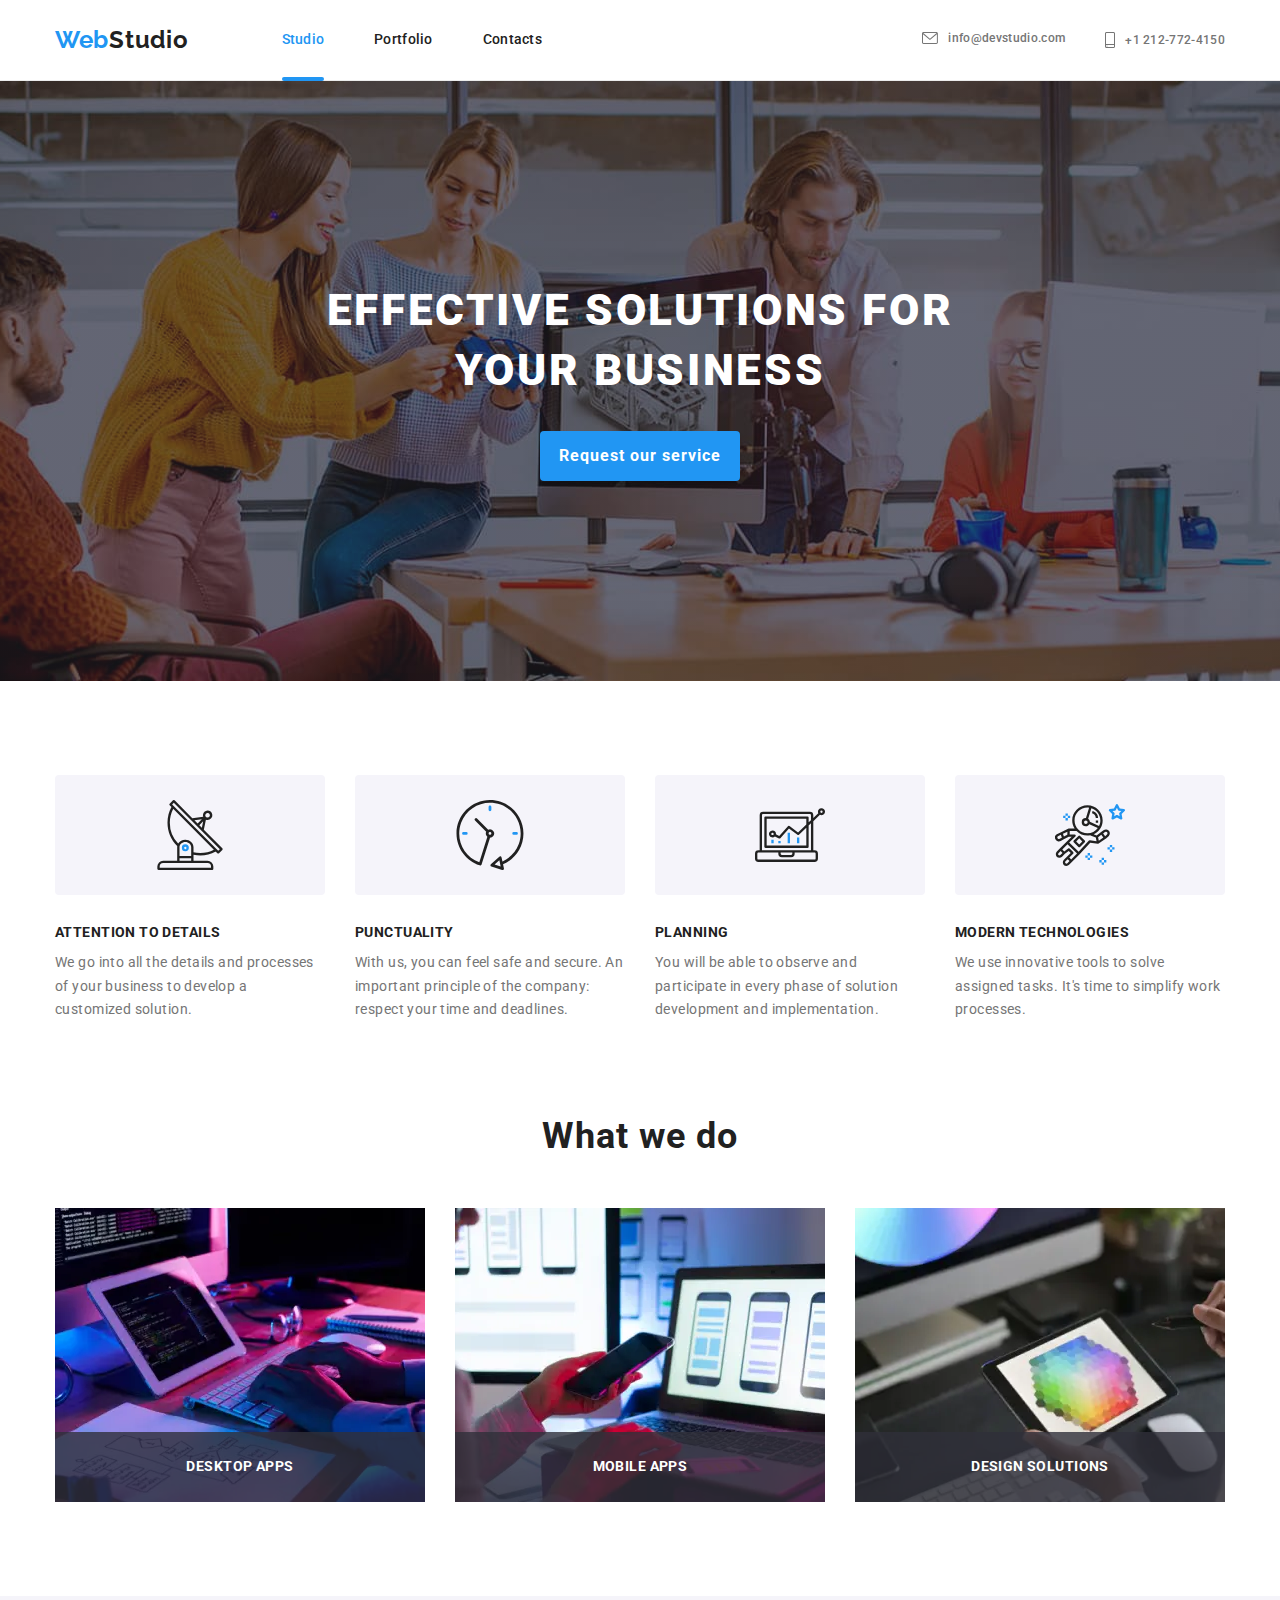
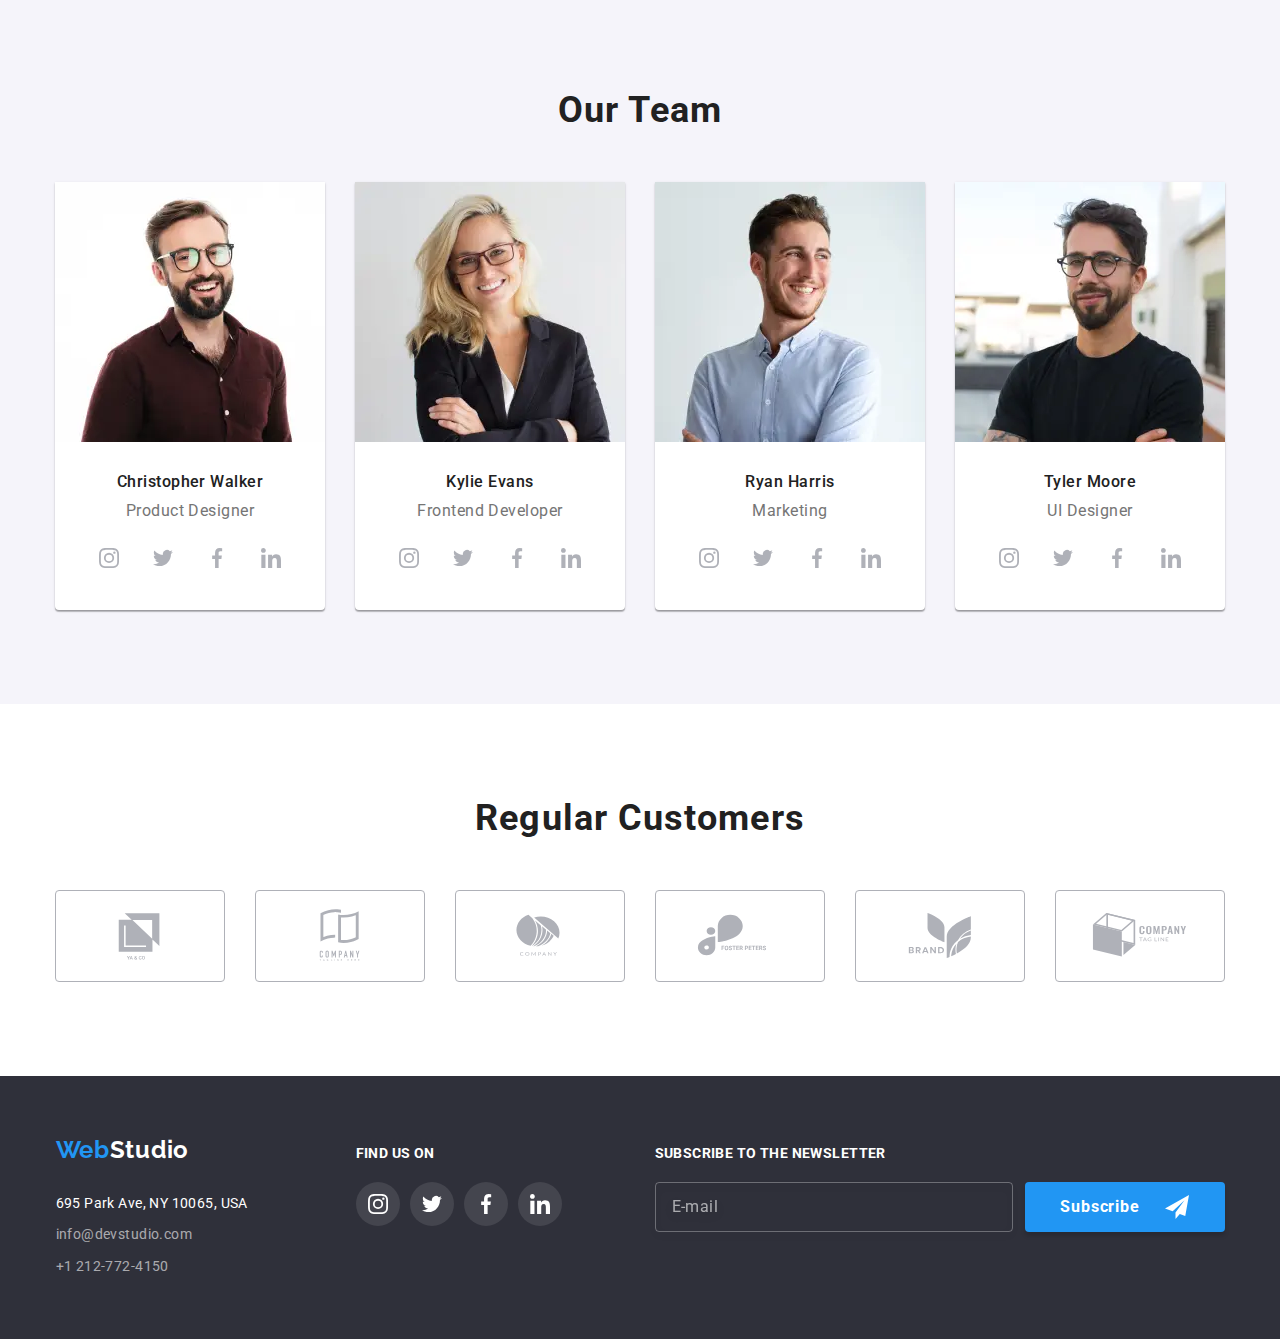
<file: index.html>
<!DOCTYPE html>
<html lang="en">
  <head>
    <meta charset="UTF-8" />
    <meta http-equiv="X-UA-Compatible" content="IE=edge" />
    <meta name="viewport" content="width=device-width, initial-scale=1.0" />
    <title>Studio</title>
    <link
      rel="stylesheet"
      href="https://fonts.googleapis.com/css2?family=Raleway:wght@700&family=Roboto:wght@400;500;700;900&display=swap"
    />
    <link
      rel="stylesheet"
      href="https://cdnjs.cloudflare.com/ajax/libs/modern-normalize/1.1.0/modern-normalize.min.css"
    />
    <link rel="stylesheet" href="./css/main.min.css" />
  </head>

  <body scroll>
    <header class="header">
      <div class="header__container container">
        <a class="logo logo--prepend" href="./index.html"
          ><span class="logo__accent">Web</span>Studio</a
        >
        <button
          toggle
          class="burger-toggle burger-toggle--append"
          type="button"
          aria-label="open menu"
          aria-expanded="false"
        >
          <svg class="burger__icons" width="40" height="40">
            <use class="burger" href="./images/icons.svg#burger"></use>
            <use class="cross" href="./images/icons.svg#cross"></use>
          </svg>
        </button>
        <div menu class="menu">
          <nav>
            <ul class="site-nav site-nav--prepend">
              <li class="site-nav__item">
                <a class="site-nav__link site-nav__item--current" href="./index.html">Studio </a>
              </li>
              <li class="site-nav__item">
                <a class="site-nav__link" href="./portfolio.html">Portfolio</a>
              </li>
              <li class="site-nav__item">
                <a class="site-nav__link" href="#">Contacts</a>
              </li>
            </ul>
          </nav>
          <ul class="contacts contacts--separated">
            <li class="contacts__item">
              <a class="contacts__link" href="tel:12127724150">
                <svg class="contacts__tel-icon">
                  <use href="./images/icons.svg#smartphone"></use>
                </svg>
                <span>+1 212-772-4150</span>
              </a>
            </li>
            <li class="contacts__item">
              <a class="contacts__link" href="mailto:info@devstudio.com">
                <svg class="contacts__mail-icon">
                  <use href="./images/icons.svg#envelope"></use>
                </svg>
                <span>info@devstudio.com</span>
              </a>
            </li>
          </ul>
          <ul class="social-links social-links--append">
            <li class="social-links__item">
              <a class="header__link social-links__link" href="#">Instagram</a>
            </li>
            <li class="social-links__item">
              <a class="header__link social-links__link" href="#">Twitter</a>
            </li>
            <li class="social-links__item">
              <a class="header__link social-links__link" href="#">Facebook</a>
            </li>
            <li class="social-links__item">
              <a class="header__link social-links__link" href="#">LinkedIn</a>
            </li>
          </ul>
        </div>
      </div>
    </header>
    <main>
      <section class="hero">
        <div class="container">
          <h1 class="hero__title">Effective solutions for your business</h1>
          <button data-modal-open class="button" type="button">Request our service</button>
        </div>
      </section>
      <section class="features section">
        <div class="container">
          <h2 class="section-title section-title--hidden">Our advantages and features</h2>
          <ul class="features__set">
            <li class="features__item">
              <div class="features__thumb">
                <svg width="70" height="70">
                  <use href="./images/icons.svg#antenna"></use>
                </svg>
              </div>
              <h3 class="features__title">Attention to details</h3>
              <p class="features__subtitle">
                We go into all the details and processes of your business to develop a customized
                solution.
              </p>
            </li>
            <li class="features__item">
              <div class="features__thumb">
                <svg width="70" height="70">
                  <use href="./images/icons.svg#clock"></use>
                </svg>
              </div>
              <h3 class="features__title">Punctuality</h3>
              <p class="features__subtitle">
                With us, you can feel safe and secure. An important principle of the company:
                respect your time and deadlines.
              </p>
            </li>
            <li class="features__item">
              <div class="features__thumb">
                <svg width="70" height="70">
                  <use href="./images/icons.svg#diagram"></use>
                </svg>
              </div>
              <h3 class="features__title">Planning</h3>
              <p class="features__subtitle">
                You will be able to observe and participate in every phase of solution development
                and implementation.
              </p>
            </li>
            <li class="features__item">
              <div class="features__thumb">
                <svg width="70" height="70">
                  <use href="./images/icons.svg#astronaut"></use>
                </svg>
              </div>
              <h3 class="features__title">Modern technologies</h3>
              <p class="features__subtitle">
                We use innovative tools to solve assigned tasks. It's time to simplify work
                processes.
              </p>
            </li>
          </ul>
        </div>
      </section>
      <section class="production">
        <div class="container">
          <h2 class="section-title">What we do</h2>
          <ul class="production__set">
            <li class="production__item">
              <picture>
                <source
                  type="image/webp"
                  srcset="
                    ./images/production/desktop-apps-370.webp    370w,
                    ./images/production/desktop-apps-370@2x.webp 740w
                  "
                  sizes="(min-width: 1200px) 370px, 100vw"
                />
                <source
                  type="image/jpeg"
                  srcset="
                    ./images/production/desktop-apps-370.jpg    370w,
                    ./images/production/desktop-apps-370@2x.jpg 740w
                  "
                  sizes="(min-width: 1200px) 370px, 100vw"
                />
                <img
                  src="./images/production/desktop-apps-370.jpg"
                  alt="programer working in desk office"
                  loading="lazy"
                />
              </picture>
              <h3 class="production__label">Desktop apps</h3>
            </li>
            <li class="production__item">
              <picture>
                <source
                  type="image/webp"
                  srcset="
                    ./images/production/mobile-apps-370.webp    370w,
                    ./images/production/mobile-apps-370@2x.webp 740w
                  "
                  sizes="(min-width: 1200px) 370px, 100vw"
                />
                <source
                  type="image/jpeg"
                  srcset="
                    ./images/production/mobile-apps-370.jpg    370w,
                    ./images/production/mobile-apps-370@2x.jpg 740w
                  "
                  sizes="(min-width: 1200px) 370px, 100vw"
                />
                <img
                  src="./images/production/mobile-apps-370.jpg"
                  alt="interface mobile phones"
                  loading="lazy"
                />
              </picture>
              <h3 class="production__label">Mobile apps</h3>
            </li>
            <li class="production__item">
              <picture>
                <source
                  type="image/webp"
                  srcset="
                    ./images/production/design-solutions-370.webp    370w,
                    ./images/production/design-solutions-370@2x.webp 740w
                  "
                  sizes="(min-width: 1200px) 370px, 100vw"
                />
                <source
                  type="image/jpeg"
                  srcset="
                    ./images/production/design-solutions-370.jpg    370w,
                    ./images/production/design-solutions-370@2x.jpg 740w
                  "
                  sizes="(min-width: 1200px) 370px, 100vw"
                />
                <img
                  src="./images/production/design-solutions-370.jpg"
                  alt="web-design artist"
                  loading="lazy"
                />
              </picture>
              <h3 class="production__label">Design solutions</h3>
            </li>
          </ul>
        </div>
      </section>
      <section class="team section">
        <div class="container">
          <h2 class="section-title">Our Team</h2>
          <ul class="team__set">
            <li class="teammate">
              <picture>
                <source
                  type="image/webp"
                  srcset="
                    ./images/team/mobile/walker-450.webp    450w,
                    ./images/team/mobile/walker-450@2x.webp 900w
                  "
                  media="screen and (max-width: 767.99px)"
                  sizes="450px, 100vw"
                />
                <source
                  type="image/webp"
                  srcset="
                    ./images/team/tablet/walker-454.webp    454w,
                    ./images/team/tablet/walker-454@2x.webp 908w
                  "
                  media="screen and (max-width: 1199.99px)"
                  sizes="(min-width: 768px) 454px, 100vw"
                />
                <source
                  type="image/webp"
                  srcset="
                    ./images/team/desktop/walker-270.webp    270w,
                    ./images/team/desktop/walker-270@2x.webp 540w
                  "
                  media="screen and (min-width: 1200px)"
                  sizes="270px, 100vw"
                />
                <source
                  type="image/jpeg"
                  srcset="
                    ./images/team/mobile/walker-450.jpg    450w,
                    ./images/team/mobile/walker-450@2x.jpg 900w
                  "
                  media="screen and (max-width: 767.99px)"
                  sizes="450px, 100vw"
                />
                <source
                  type="image/jpeg"
                  srcset="
                    ./images/team/tablet/walker-454.jpg    454w,
                    ./images/team/tablet/walker-454@2x.jpg 908w
                  "
                  media="screen and (max-width: 1199.99px)"
                  sizes="(min-width: 768px) 454px, 100vw"
                />
                <source
                  type="image/jpeg"
                  srcset="
                    ./images/team/desktop/walker-270.jpg    270w,
                    ./images/team/desktop/walker-270@2x.jpg 540w
                  "
                  media="screen and (min-width: 1200px)"
                  sizes="270px, 100vw"
                />
                <img
                  src="./images/team/desktop/walker-270.jpg"
                  alt="man with glasses"
                  loading="lazy"
                />
              </picture>
              <div class="teammate__info">
                <h3 class="teammate__name">Christopher Walker</h3>
                <p class="teammate__position">Product Designer</p>
                <ul class="social-networks social-networks--centered">
                  <li>
                    <a
                      class="social-networks__link team__social-networks"
                      href="#"
                      aria-label="instagram"
                    >
                      <svg width="20" height="20">
                        <use href="./images/icons.svg#instagram"></use>
                      </svg>
                    </a>
                  </li>
                  <li>
                    <a
                      class="social-networks__link team__social-networks"
                      href="#"
                      aria-label="twitter"
                    >
                      <svg width="20" height="20">
                        <use href="./images/icons.svg#twitter"></use>
                      </svg>
                    </a>
                  </li>
                  <li>
                    <a
                      class="social-networks__link team__social-networks"
                      href="#"
                      aria-label="facebook"
                    >
                      <svg width="20" height="20">
                        <use href="./images/icons.svg#facebook"></use>
                      </svg>
                    </a>
                  </li>
                  <li>
                    <a
                      class="social-networks__link team__social-networks"
                      href="#"
                      aria-label="linkedin"
                    >
                      <svg width="20" height="20">
                        <use href="./images/icons.svg#linkedin"></use>
                      </svg>
                    </a>
                  </li>
                </ul>
              </div>
            </li>
            <li class="teammate">
              <picture>
                <source
                  type="image/webp"
                  srcset="
                    ./images/team/mobile/evans-450.webp    450w,
                    ./images/team/mobile/evans-450@2x.webp 900w
                  "
                  media="screen and (max-width: 767.99px)"
                  sizes="450px, 100vw"
                />
                <source
                  type="image/webp"
                  srcset="
                    ./images/team/tablet/evans-454.webp    454w,
                    ./images/team/tablet/evans-454@2x.webp 908w
                  "
                  media="screen and (max-width: 1199.99px)"
                  sizes="(min-width: 768px) 454px, 100vw"
                />
                <source
                  type="image/webp"
                  srcset="
                    ./images/team/desktop/evans-270.webp    270w,
                    ./images/team/desktop/evans-270@2x.webp 540w
                  "
                  media="screen and (min-width: 1200px)"
                  sizes="270px, 100vw"
                />
                <source
                  type="image/jpeg"
                  srcset="
                    ./images/team/mobile/evans-450.jpg    450w,
                    ./images/team/mobile/evans-450@2x.jpg 900w
                  "
                  media="screen and (max-width: 767.99px)"
                  sizes="450px, 100vw"
                />
                <source
                  type="image/jpeg"
                  srcset="
                    ./images/team/tablet/evans-454.jpg    454w,
                    ./images/team/tablet/evans-454@2x.jpg 908w
                  "
                  media="screen and (max-width: 1199.99px)"
                  sizes="(min-width: 768px) 454px, 100vw"
                />
                <source
                  type="image/jpeg"
                  srcset="
                    ./images/team/desktop/evans-270.jpg    270w,
                    ./images/team/desktop/evans-270@2x.jpg 540w
                  "
                  media="screen and (min-width: 1200px)"
                  sizes="270px, 100vw"
                />
                <img
                  src="./images/team/desktop/evans-270.jpg"
                  alt="woman with glasses"
                  loading="lazy"
                />
              </picture>
              <div class="teammate__info">
                <h3 class="teammate__name">Kylie Evans</h3>
                <p class="teammate__position">Frontend Developer</p>
                <ul class="social-networks">
                  <li>
                    <a
                      class="social-networks__link team__social-networks"
                      href="#"
                      aria-label="instagram"
                    >
                      <svg width="20" height="20">
                        <use href="./images/icons.svg#instagram"></use>
                      </svg>
                    </a>
                  </li>
                  <li>
                    <a
                      class="social-networks__link team__social-networks"
                      href="#"
                      aria-label="twitter"
                    >
                      <svg width="20" height="20">
                        <use href="./images/icons.svg#twitter"></use>
                      </svg>
                    </a>
                  </li>
                  <li>
                    <a
                      class="social-networks__link team__social-networks"
                      href="#"
                      aria-label="facebook"
                    >
                      <svg width="20" height="20">
                        <use href="./images/icons.svg#facebook"></use>
                      </svg>
                    </a>
                  </li>
                  <li>
                    <a
                      class="social-networks__link team__social-networks"
                      href="#"
                      aria-label="linkedin"
                    >
                      <svg width="20" height="20">
                        <use href="./images/icons.svg#linkedin"></use>
                      </svg>
                    </a>
                  </li>
                </ul>
              </div>
            </li>
            <li class="teammate">
              <picture>
                <source
                  type="image/webp"
                  srcset="
                    ./images/team/mobile/harris-450.webp    450w,
                    ./images/team/mobile/harris-450@2x.webp 900w
                  "
                  media="screen and (max-width: 767.99px)"
                  sizes="450px, 100vw"
                />
                <source
                  type="image/webp"
                  srcset="
                    ./images/team/tablet/harris-454.webp    454w,
                    ./images/team/tablet/harris-454@2x.webp 908w
                  "
                  media="screen and (max-width: 1199.99px)"
                  sizes="(min-width: 768px) 454px, 100vw"
                />
                <source
                  type="image/webp"
                  srcset="
                    ./images/team/desktop/harris-270.webp    270w,
                    ./images/team/desktop/harris-270@2x.webp 540w
                  "
                  media="screen and (min-width: 1200px)"
                  sizes="270px, 100vw"
                />
                <source
                  type="image/jpeg"
                  srcset="
                    ./images/team/mobile/harris-450.jpg    450w,
                    ./images/team/mobile/harris-450@2x.jpg 900w
                  "
                  media="screen and (max-width: 767.99px)"
                  sizes="450px, 100vw"
                />
                <source
                  type="image/jpeg"
                  srcset="
                    ./images/team/tablet/harris-454.jpg    454w,
                    ./images/team/tablet/harris-454@2x.jpg 908w
                  "
                  media="screen and (max-width: 1199.99px)"
                  sizes="(min-width: 768px) 454px, 100vw"
                />
                <source
                  type="image/jpeg"
                  srcset="
                    ./images/team/desktop/harris-270.jpg    270w,
                    ./images/team/desktop/harris-270@2x.jpg 540w
                  "
                  media="screen and (min-width: 1200px)"
                  sizes="270px, 100vw"
                />
                <img src="./images/team/desktop/harris-270.jpg" alt="smiling man" loading="lazy" />
              </picture>
              <div class="teammate__info">
                <h3 class="teammate__name">Ryan Harris</h3>
                <p class="teammate__position">Marketing</p>
                <ul class="social-networks">
                  <li>
                    <a
                      class="social-networks__link team__social-networks"
                      href="#"
                      aria-label="instagram"
                    >
                      <svg width="20" height="20">
                        <use href="./images/icons.svg#instagram"></use>
                      </svg>
                    </a>
                  </li>
                  <li>
                    <a
                      class="social-networks__link team__social-networks"
                      href="#"
                      aria-label="twitter"
                    >
                      <svg width="20" height="20">
                        <use href="./images/icons.svg#twitter"></use>
                      </svg>
                    </a>
                  </li>
                  <li>
                    <a
                      class="social-networks__link team__social-networks"
                      href="#"
                      aria-label="facebook"
                    >
                      <svg width="20" height="20">
                        <use href="./images/icons.svg#facebook"></use>
                      </svg>
                    </a>
                  </li>
                  <li>
                    <a
                      class="social-networks__link team__social-networks"
                      href="#"
                      aria-label="linkedin"
                    >
                      <svg width="20" height="20">
                        <use href="./images/icons.svg#linkedin"></use>
                      </svg>
                    </a>
                  </li>
                </ul>
              </div>
            </li>
            <li class="teammate">
              <picture>
                <source
                  type="image/webp"
                  srcset="
                    ./images/team/mobile/moore-450.webp    450w,
                    ./images/team/mobile/moore-450@2x.webp 900w
                  "
                  media="screen and (max-width: 767.99px)"
                  sizes="450px, 100vw"
                />
                <source
                  type="image/webp"
                  srcset="
                    ./images/team/tablet/moore-454.webp    454w,
                    ./images/team/tablet/moore-454@2x.webp 908w
                  "
                  media="screen and (max-width: 1199.99px)"
                  sizes="(min-width: 768px) 454px, 100vw"
                />
                <source
                  type="image/webp"
                  srcset="
                    ./images/team/desktop/moore-270.webp    270w,
                    ./images/team/desktop/moore-270@2x.webp 540w
                  "
                  media="screen and (min-width: 1200px)"
                  sizes="270px, 100vw"
                />
                <source
                  type="image/jpeg"
                  srcset="
                    ./images/team/mobile/moore-450.jpg    450w,
                    ./images/team/mobile/moore-450@2x.jpg 900w
                  "
                  media="screen and (max-width: 767.99px)"
                  sizes="450px, 100vw"
                />
                <source
                  type="image/jpeg"
                  srcset="
                    ./images/team/tablet/moore-454.jpg    454w,
                    ./images/team/tablet/moore-454@2x.jpg 908w
                  "
                  media="screen and (max-width: 1199.99px)"
                  sizes="(min-width: 768px) 454px, 100vw"
                />
                <source
                  type="image/jpeg"
                  srcset="
                    ./images/team/desktop/moore-270.jpg    270w,
                    ./images/team/desktop/moore-270@2x.jpg 540w
                  "
                  media="screen and (min-width: 1200px)"
                  sizes="270px, 100vw"
                />
                <img
                  src="./images/team/desktop/moore-270.jpg"
                  alt="man with glasses"
                  loading="lazy"
                />
              </picture>
              <div class="teammate__info">
                <h3 class="teammate__name">Tyler Moore</h3>
                <p class="teammate__position">UI Designer</p>
                <ul class="social-networks">
                  <li>
                    <a
                      class="social-networks__link team__social-networks"
                      href="#"
                      aria-label="instagram"
                    >
                      <svg width="20" height="20">
                        <use href="./images/icons.svg#instagram"></use>
                      </svg>
                    </a>
                  </li>
                  <li>
                    <a
                      class="social-networks__link team__social-networks"
                      href="#"
                      aria-label="twitter"
                    >
                      <svg width="20" height="20">
                        <use href="./images/icons.svg#twitter"></use>
                      </svg>
                    </a>
                  </li>
                  <li>
                    <a
                      class="social-networks__link team__social-networks"
                      href="#"
                      aria-label="facebook"
                    >
                      <svg width="20" height="20">
                        <use href="./images/icons.svg#facebook"></use>
                      </svg>
                    </a>
                  </li>
                  <li>
                    <a
                      class="social-networks__link team__social-networks"
                      href="#"
                      aria-label="linkedin"
                    >
                      <svg width="20" height="20">
                        <use href="./images/icons.svg#linkedin"></use>
                      </svg>
                    </a>
                  </li>
                </ul>
              </div>
            </li>
          </ul>
        </div>
      </section>
      <section class="clients section">
        <div class="container">
          <h2 class="section-title">Regular Customers</h2>
          <ul class="clients__set">
            <li class="clients__card">
              <a class="clients__link" href="#" aria-label="information about company">
                <svg width="106" height="60">
                  <use href="./images/icons.svg#client-1"></use>
                </svg>
              </a>
            </li>
            <li class="clients__card">
              <a class="clients__link" href="#" aria-label="information about company">
                <svg width="106" height="60">
                  <use href="./images/icons.svg#client-2"></use>
                </svg>
              </a>
            </li>
            <li class="clients__card">
              <a class="clients__link" href="#" aria-label="information about company">
                <svg width="106" height="60">
                  <use href="./images/icons.svg#client-3"></use>
                </svg>
              </a>
            </li>
            <li class="clients__card">
              <a class="clients__link" href="#" aria-label="information about company">
                <svg width="106" height="60">
                  <use href="./images/icons.svg#client-4"></use>
                </svg>
              </a>
            </li>
            <li class="clients__card">
              <a class="clients__link" href="#" aria-label="information about company">
                <svg width="106" height="60">
                  <use href="./images/icons.svg#client-5"></use>
                </svg>
              </a>
            </li>
            <li class="clients__card">
              <a class="clients__link" href="#" aria-label="information about company">
                <svg width="106" height="60">
                  <use href="./images/icons.svg#client-6"></use>
                </svg>
              </a>
            </li>
          </ul>
        </div>
      </section>
    </main>
    <footer class="footer">
      <div class="footer__container container">
        <div>
          <a class="logo footer__logo logo--separated" href="./index.html"
            ><span class="logo__accent">Web</span>Studio</a
          >
          <address>
            <ul class="address address--separated">
              <li class="address__item">
                <a
                  class="address__link address__link--colored"
                  href="https://goo.gl/maps/ZH1uKgPYbjn2wYfD8"
                  target="_blank"
                  rel="noopener noreferrer nofollow"
                  >695 Park Ave, NY 10065, USA</a
                >
              </li>
              <li class="address__item">
                <a class="address__link" href="mailto:info@devstudio.com">info@devstudio.com</a>
              </li>
              <li class="address__item">
                <a class="address__link" href="tel:12127724150">+1 212-772-4150</a>
              </li>
            </ul>
          </address>
        </div>
        <div>
          <p class="footer__label">Find us on</p>
          <ul class="social-networks social-networks--separated">
            <li>
              <a
                class="social-networks__link footer__social-networks"
                href="#"
                aria-label="instagram"
              >
                <svg width="20" height="20">
                  <use href="./images/icons.svg#instagram"></use>
                </svg>
              </a>
            </li>
            <li>
              <a
                class="social-networks__link footer__social-networks"
                href="#"
                aria-label="twitter"
              >
                <svg width="20" height="20">
                  <use href="./images/icons.svg#twitter"></use>
                </svg>
              </a>
            </li>
            <li>
              <a
                class="social-networks__link footer__social-networks"
                href="#"
                aria-label="facebook"
              >
                <svg width="20" height="20">
                  <use href="./images/icons.svg#facebook"></use>
                </svg>
              </a>
            </li>
            <li>
              <a
                class="social-networks__link footer__social-networks"
                href="#"
                aria-label="linkedin"
              >
                <svg width="20" height="20">
                  <use href="./images/icons.svg#linkedin"></use>
                </svg>
              </a>
            </li>
          </ul>
        </div>
        <form class="subscribe-form js-speaker">
          <label class="subscribe-form__field">
            <span class="subscribe-form__label">Subscribe to the newsletter</span>
            <input
              type="email"
              class="subscribe-form__input"
              name="subscribe-email"
              id="subscribe-email"
              placeholder="E-mail"
              minlength="4"
            />
          </label>
          <button class="button subscribe-form__button button--centered" type="submit">
            Subscribe
            <svg width="24" height="24">
              <use href="./images/icons.svg#icon-send"></use>
            </svg>
          </button>
        </form>
      </div>
    </footer>
    <!-- ========== modal ========== -->
    <div data-modal class="backdrop backdrop--hidden">
      <div class="modal">
        <button data-modal-close class="close-button" type="button" aria-label="close form">
          <svg width="11" height="11">
            <use href="./images/icons.svg#close"></use>
          </svg>
        </button>
        <b class="modal__title">Leave your information and we'll call you back</b>
        <form class="form js-speaker">
          <label class="form__field">
            <span class="form__label">Name</span>
            <input type="text" class="form__input" name="name" id="name" />
            <svg class="form__icon" width="18" height="18">
              <use href="./images/icons.svg#person"></use>
            </svg>
          </label>
          <label class="form__field">
            <span class="form__label">Telephone</span>

            <input type="tel" class="form__input" name="phone" id="phone" />
            <svg class="form__icon" width="18" height="18">
              <use href="./images/icons.svg#phone"></use>
            </svg>
          </label>
          <label class="form__field">
            <span class="form__label">E-mail</span>
            <input type="email" class="form__input" name="email" id="email" />
            <svg class="form__icon" width="18" height="18">
              <use href="./images/icons.svg#email"></use>
            </svg>
          </label>
          <label class="form__field" class="form__label">
            <span class="form__label">Comments</span>
            <textarea
              class="form__textarea"
              name="comment"
              id="comment"
              rows="10"
              maxlength="150"
              placeholder="Enter the text"
            ></textarea>
          </label>
          <label class="form__agreement">
            <input class="checkbox" type="checkbox" name="agreement" value="agree" />
            <svg class="checkbox__icon" width="16" height="15">
              <use class="use" href="./images/icons.svg#icon-check"></use>
            </svg>
            <span class="form__agree-text">
              I agree with the letter and accept the
              <a class="form__agree-link" href="#"> Terms and Conditions </a>
            </span>
          </label>
          <button class="button button--centered" type="submit">Send</button>
        </form>
      </div>
    </div>
    <script src="./js/mobile-menu.js"></script>
    <script src="./js/modal.js"></script>
  </body>
</html>
</file>
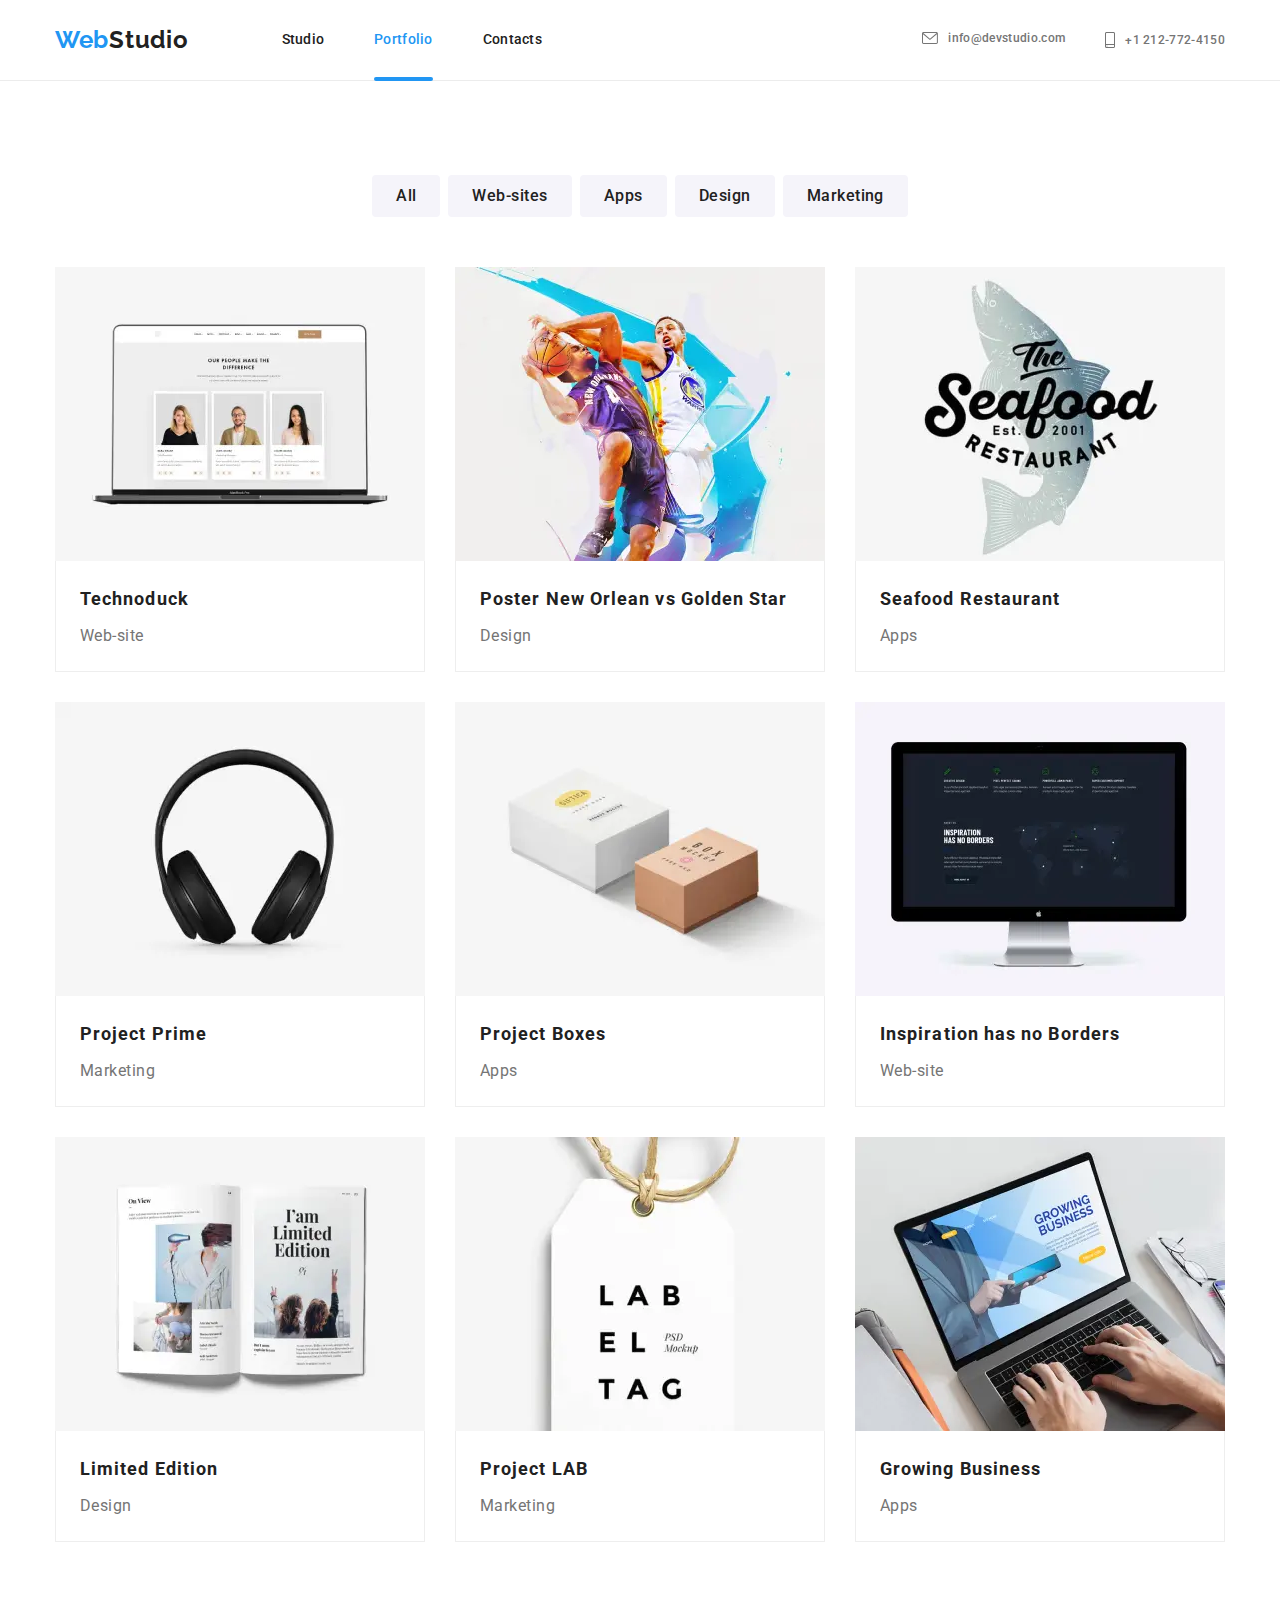
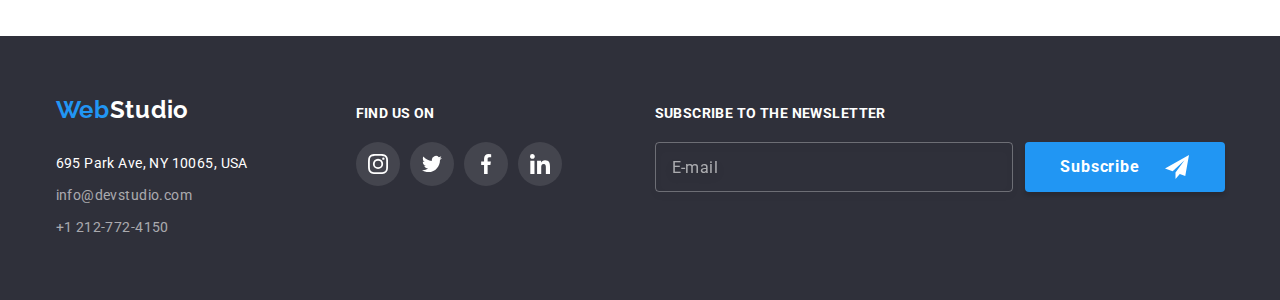
<file: portfolio.html>
<!DOCTYPE html>
<html lang="en">
  <head>
    <meta charset="UTF-8" />
    <meta http-equiv="X-UA-Compatible" content="IE=edge" />
    <meta name="viewport" content="width=device-width, initial-scale=1.0" />
    <title>Portfolio</title>
    <link
      rel="stylesheet"
      href="https://fonts.googleapis.com/css2?family=Raleway:wght@700&family=Roboto:wght@400;500;700;900&display=swap"
    />
    <link
      rel="stylesheet"
      href="https://cdnjs.cloudflare.com/ajax/libs/modern-normalize/1.1.0/modern-normalize.min.css"
    />
    <link rel="stylesheet" href="./css/main.min.css" />
  </head>

  <body scroll>
    <header class="header">
      <div class="header__container container">
        <a class="logo logo--prepend" href="./index.html"
          ><span class="logo__accent">Web</span>Studio</a
        >
        <button
          toggle
          class="burger-toggle burger-toggle--append"
          type="button"
          aria-label="open menu"
          aria-expanded="false"
        >
          <svg class="burger__icons" width="40" height="40">
            <use class="burger" href="./images/icons.svg#burger"></use>
            <use class="cross" href="./images/icons.svg#cross"></use>
          </svg>
        </button>
        <div menu class="menu">
          <nav>
            <ul class="site-nav site-nav--prepend">
              <li class="site-nav__item">
                <a class="site-nav__link" href="./index.html">Studio </a>
              </li>
              <li class="site-nav__item">
                <a class="site-nav__link site-nav__item--current" href="./portfolio.html"
                  >Portfolio</a
                >
              </li>
              <li class="site-nav__item">
                <a class="site-nav__link" href="#">Contacts</a>
              </li>
            </ul>
          </nav>
          <ul class="contacts contacts--separated">
            <li class="contacts__item">
              <a class="contacts__link" href="tel:12127724150">
                <svg class="contacts__icon" width="10" height="16">
                  <use href="./images/icons.svg#smartphone"></use>
                </svg>
                <span>+1 212-772-4150</span>
              </a>
            </li>
            <li class="contacts__item">
              <a class="contacts__link" href="mailto:info@devstudio.com">
                <svg class="contacts__icon" width="16" height="12">
                  <use href="./images/icons.svg#envelope"></use>
                </svg>
                <span>info@devstudio.com</span>
              </a>
            </li>
          </ul>
          <ul class="social-links social-links--append">
            <li class="social-links__item">
              <a class="header__link social-links__link" href="#">Instagram</a>
            </li>
            <li class="social-links__item">
              <a class="header__link social-links__link" href="#">Twitter</a>
            </li>
            <li class="social-links__item">
              <a class="header__link social-links__link" href="#">Facebook</a>
            </li>
            <li class="social-links__item">
              <a class="header__link social-links__link" href="#">LinkedIn</a>
            </li>
          </ul>
        </div>
      </div>
    </header>
    <main>
      <section class="portfolio section">
        <div class="container portfolio__container">
          <h1 class="section-title section-title--hidden">Our projects</h1>
          <ul class="filter filter--separated">
            <li><button class="filter__button" type="button">All</button></li>
            <li><button class="filter__button" type="button">Web-sites</button></li>
            <li><button class="filter__button" type="button">Apps</button></li>
            <li><button class="filter__button" type="button">Design</button></li>
            <li><button class="filter__button" type="button">Marketing</button></li>
          </ul>
          <ul class="portfolio-grid">
            <li class="portfolio-card">
              <a class="portfolio-card__link" href="#">
                <div class="portfolio-card__image">
                  <!-- <picture>
                    <source
                      srcset="
                        ./images/portfolio/desktop/technoduck-370.webp    370w,
                        ./images/portfolio/desktop/technoduck-370@2x.webp 740w,
                        ./images/portfolio/tablet/technoduck-354.webp     354w,
                        ./images/portfolio/tablet/technoduck-354@2x.webp  708w,
                        ./images/portfolio/mobile/technoduck-450.webp     450w,
                        ./images/portfolio/mobile/technoduck-450@2x.webp  900w
                      "
                    />
                    <img
                      srcset="
                        ./images/portfolio/desktop/technoduck-370.jpg    370w,
                        ./images/portfolio/desktop/technoduck-370@2x.jpg 740w,
                        ./images/portfolio/tablet/technoduck-354.jpg     354w,
                        ./images/portfolio/tablet/technoduck-354@2x.jpg  708w,
                        ./images/portfolio/mobile/technoduck-450.jpg     450w,
                        ./images/portfolio/mobile/technoduck-450@2x.jpg  900w
                      "
                      src="./images/desktop/technoduck-370.jpg"
                      alt="project example"
                      sizes="(min-width: 1200px) 370px, (min-width: 768px) 354px, (min-width: 480px) 450px, 100vw"
                    />
                  </picture> -->
                  <picture>
                    <source
                      type="image/webp"
                      srcset="
                        ./images/portfolio/mobile/technoduck-450.webp    450w,
                        ./images/portfolio/mobile/technoduck-450@2x.webp 900w
                      "
                      media="screen and (max-width: 767.99px)"
                      sizes="450px, 100vw"
                    />
                    <source
                      type="image/webp"
                      srcset="
                        ./images/portfolio/tablet/technoduck-354.webp    354w,
                        ./images/portfolio/tablet/technoduck-354@2x.webp 708w
                      "
                      media="screen and (max-width: 1199.99px)"
                      sizes="(min-width: 768px) 354px, 100vw"
                    />
                    <source
                      type="image/webp"
                      srcset="
                        ./images/portfolio/desktop/technoduck-370.webp    370w,
                        ./images/portfolio/desktop/technoduck-370@2x.webp 740w
                      "
                      media="screen and (min-width: 1200px)"
                      sizes="370px, 100vw"
                    />
                    <source
                      type="image/jpeg"
                      srcset="
                        ./images/portfolio/mobile/technoduck-450.jpg    450w,
                        ./images/portfolio/mobile/technoduck-450@2x.jpg 900w
                      "
                      media="screen and (max-width: 767.99px)"
                      sizes="450px, 100vw"
                    />
                    <source
                      type="image/jpeg"
                      srcset="
                        ./images/portfolio/tablet/technoduck-354.jpg    354w,
                        ./images/portfolio/tablet/technoduck-354@2x.jpg 708w
                      "
                      media="screen and (max-width: 1199.99px)"
                      sizes="(min-width: 768px) 354px, 100vw"
                    />
                    <source
                      type="image/jpeg"
                      srcset="
                        ./images/portfolio/desktop/technoduck-370.jpg    370w,
                        ./images/portfolio/desktop/technoduck-370@2x.jpg 740w
                      "
                      media="screen and (min-width: 1200px)"
                      sizes="370px, 100vw"
                    />
                    <img
                      src="./images/portfolio/desktop/technoduck-370.jpg"
                      alt="project example"
                      loading="lazy"
                    />
                  </picture>
                  <div class="portfolio-card__overlay">
                    <p class="portfolio-card__overlay-txt">
                      Technoduck is a state-of-the-art coronavirus distribution platform. Companies
                      use this platform for digital espionage and attacks on competitors' secure
                      servers.
                    </p>
                  </div>
                </div>
                <div class="portfolio-card__description portfolio-card__description--growing">
                  <h2 class="portfolio-card__title">Technoduck</h2>
                  <p class="portfolio-card__subtitle">Web-site</p>
                </div>
              </a>
            </li>
            <li class="portfolio-card">
              <a class="portfolio-card__link" href="#">
                <div class="portfolio-card__image">
                  <picture>
                    <source
                      type="image/webp"
                      srcset="
                        ./images/portfolio/mobile/poster-450.webp    450w,
                        ./images/portfolio/mobile/poster-450@2x.webp 900w
                      "
                      media="screen and (max-width: 767.99px)"
                      sizes="450px, 100vw"
                    />
                    <source
                      type="image/webp"
                      srcset="
                        ./images/portfolio/tablet/poster-354.webp    354w,
                        ./images/portfolio/tablet/poster-354@2x.webp 708w
                      "
                      media="screen and (max-width: 1199.99px)"
                      sizes="(min-width: 768px) 354px, 100vw"
                    />
                    <source
                      type="image/webp"
                      srcset="
                        ./images/portfolio/desktop/poster-370.webp    370w,
                        ./images/portfolio/desktop/poster-370@2x.webp 740w
                      "
                      media="screen and (min-width: 1200px)"
                      sizes="370px, 100vw"
                    />
                    <source
                      type="image/jpeg"
                      srcset="
                        ./images/portfolio/mobile/poster-450.jpg    450w,
                        ./images/portfolio/mobile/poster-450@2x.jpg 900w
                      "
                      media="screen and (max-width: 767.99px)"
                      sizes="450px, 100vw"
                    />
                    <source
                      type="image/jpeg"
                      srcset="
                        ./images/portfolio/tablet/poster-354.jpg    354w,
                        ./images/portfolio/tablet/poster-354@2x.jpg 708w
                      "
                      media="screen and (max-width: 1199.99px)"
                      sizes="(min-width: 768px) 354px, 100vw"
                    />
                    <source
                      type="image/jpeg"
                      srcset="
                        ./images/portfolio/desktop/poster-370.jpg    370w,
                        ./images/portfolio/desktop/poster-370@2x.jpg 740w
                      "
                      media="screen and (min-width: 1200px)"
                      sizes="370px, 100vw"
                    />
                    <img
                      src="./images/portfolio/desktop/poster-370.jpg"
                      alt="project example"
                      loading="lazy"
                    />
                  </picture>
                  <div class="portfolio-card__overlay">
                    <p class="portfolio-card__overlay-txt">
                      Poster New Orlean vs Golden Star is a state-of-the-art coronavirus
                      distribution platform. Companies use this platform for digital espionage and
                      attacks on competitors' secure servers.
                    </p>
                  </div>
                </div>
                <div class="portfolio-card__description">
                  <h2 class="portfolio-card__title">Poster New Orlean vs Golden Star</h2>
                  <p class="portfolio-card__subtitle">Design</p>
                </div>
              </a>
            </li>
            <li class="portfolio-card">
              <a class="portfolio-card__link" href="#">
                <div class="portfolio-card__image">
                  <picture>
                    <source
                      type="image/webp"
                      srcset="
                        ./images/portfolio/mobile/seafood-450.webp    450w,
                        ./images/portfolio/mobile/seafood-450@2x.webp 900w
                      "
                      media="screen and (max-width: 767.99px)"
                      sizes="450px, 100vw"
                    />
                    <source
                      type="image/webp"
                      srcset="
                        ./images/portfolio/tablet/seafood-354.webp    354w,
                        ./images/portfolio/tablet/seafood-354@2x.webp 708w
                      "
                      media="screen and (max-width: 1199.99px)"
                      sizes="(min-width: 768px) 354px, 100vw"
                    />
                    <source
                      type="image/webp"
                      srcset="
                        ./images/portfolio/desktop/seafood-370.webp    370w,
                        ./images/portfolio/desktop/seafood-370@2x.webp 740w
                      "
                      media="screen and (min-width: 1200px)"
                      sizes="370px, 100vw"
                    />
                    <source
                      type="image/jpeg"
                      srcset="
                        ./images/portfolio/mobile/seafood-450.jpg    450w,
                        ./images/portfolio/mobile/seafood-450@2x.jpg 900w
                      "
                      media="screen and (max-width: 767.99px)"
                      sizes="450px, 100vw"
                    />
                    <source
                      type="image/jpeg"
                      srcset="
                        ./images/portfolio/tablet/seafood-354.jpg    354w,
                        ./images/portfolio/tablet/seafood-354@2x.jpg 708w
                      "
                      media="screen and (max-width: 1199.99px)"
                      sizes="(min-width: 768px) 354px, 100vw"
                    />
                    <source
                      type="image/jpeg"
                      srcset="
                        ./images/portfolio/desktop/seafood-370.jpg    370w,
                        ./images/portfolio/desktop/seafood-370@2x.jpg 740w
                      "
                      media="screen and (min-width: 1200px)"
                      sizes="370px, 100vw"
                    />
                    <img
                      src="./images/portfolio/desktop/seafood-370.jpg"
                      alt="project example"
                      loading="lazy"
                    />
                  </picture>
                  <div class="portfolio-card__overlay">
                    <p class="portfolio-card__overlay-txt">
                      Seafood Restaurant is a state-of-the-art coronavirus distribution platform.
                      Companies use this platform for digital espionage and attacks on competitors'
                      secure servers.
                    </p>
                  </div>
                </div>
                <div class="portfolio-card__description">
                  <h2 class="portfolio-card__title">Seafood Restaurant</h2>
                  <p class="portfolio-card__subtitle">Apps</p>
                </div>
              </a>
            </li>
            <li class="portfolio-card">
              <a class="portfolio-card__link" href="#">
                <div class="portfolio-card__image">
                  <picture>
                    <source
                      type="image/webp"
                      srcset="
                        ./images/portfolio/mobile/prime-450.webp    450w,
                        ./images/portfolio/mobile/prime-450@2x.webp 900w
                      "
                      media="screen and (max-width: 767.99px)"
                      sizes="450px, 100vw"
                    />
                    <source
                      type="image/webp"
                      srcset="
                        ./images/portfolio/tablet/prime-354.webp    354w,
                        ./images/portfolio/tablet/prime-354@2x.webp 708w
                      "
                      media="screen and (max-width: 1199.99px)"
                      sizes="(min-width: 768px) 354px, 100vw"
                    />
                    <source
                      type="image/webp"
                      srcset="
                        ./images/portfolio/desktop/prime-370.webp    370w,
                        ./images/portfolio/desktop/prime-370@2x.webp 740w
                      "
                      media="screen and (min-width: 1200px)"
                      sizes="370px, 100vw"
                    />
                    <source
                      type="image/jpeg"
                      srcset="
                        ./images/portfolio/mobile/prime-450.jpg    450w,
                        ./images/portfolio/mobile/prime-450@2x.jpg 900w
                      "
                      media="screen and (max-width: 767.99px)"
                      sizes="450px, 100vw"
                    />
                    <source
                      type="image/jpeg"
                      srcset="
                        ./images/portfolio/tablet/prime-354.jpg    354w,
                        ./images/portfolio/tablet/prime-354@2x.jpg 708w
                      "
                      media="screen and (max-width: 1199.99px)"
                      sizes="(min-width: 768px) 354px, 100vw"
                    />
                    <source
                      type="image/jpeg"
                      srcset="
                        ./images/portfolio/desktop/prime-370.jpg    370w,
                        ./images/portfolio/desktop/prime-370@2x.jpg 740w
                      "
                      media="screen and (min-width: 1200px)"
                      sizes="370px, 100vw"
                    />
                    <img
                      src="./images/portfolio/desktop/prime-370.jpg"
                      alt="project example"
                      loading="lazy"
                    />
                  </picture>
                  <div class="portfolio-card__overlay">
                    <p class="portfolio-card__overlay-txt">
                      Project Prime is a state-of-the-art coronavirus distribution platform.
                      Companies use this platform for digital espionage and attacks on competitors'
                      secure servers.
                    </p>
                  </div>
                </div>
                <div class="portfolio-card__description">
                  <h2 class="portfolio-card__title">Project Prime</h2>
                  <p class="portfolio-card__subtitle">Marketing</p>
                </div>
              </a>
            </li>
            <li class="portfolio-card">
              <a class="portfolio-card__link" href="#">
                <div class="portfolio-card__image">
                  <picture>
                    <source
                      type="image/webp"
                      srcset="
                        ./images/portfolio/mobile/boxes-450.webp    450w,
                        ./images/portfolio/mobile/boxes-450@2x.webp 900w
                      "
                      media="screen and (max-width: 767.99px)"
                      sizes="450px, 100vw"
                    />
                    <source
                      type="image/webp"
                      srcset="
                        ./images/portfolio/tablet/boxes-354.webp    354w,
                        ./images/portfolio/tablet/boxes-354@2x.webp 708w
                      "
                      media="screen and (max-width: 1199.99px)"
                      sizes="(min-width: 768px) 354px, 100vw"
                    />
                    <source
                      type="image/webp"
                      srcset="
                        ./images/portfolio/desktop/boxes-370.webp    370w,
                        ./images/portfolio/desktop/boxes-370@2x.webp 740w
                      "
                      media="screen and (min-width: 1200px)"
                      sizes="370px, 100vw"
                    />
                    <source
                      type="image/jpeg"
                      srcset="
                        ./images/portfolio/mobile/boxes-450.jpg    450w,
                        ./images/portfolio/mobile/boxes-450@2x.jpg 900w
                      "
                      media="screen and (max-width: 767.99px)"
                      sizes="450px, 100vw"
                    />
                    <source
                      type="image/jpeg"
                      srcset="
                        ./images/portfolio/tablet/boxes-354.jpg    354w,
                        ./images/portfolio/tablet/boxes-354@2x.jpg 708w
                      "
                      media="screen and (max-width: 1199.99px)"
                      sizes="(min-width: 768px) 354px, 100vw"
                    />
                    <source
                      type="image/jpeg"
                      srcset="
                        ./images/portfolio/desktop/boxes-370.jpg    370w,
                        ./images/portfolio/desktop/boxes-370@2x.jpg 740w
                      "
                      media="screen and (min-width: 1200px)"
                      sizes="370px, 100vw"
                    />
                    <img
                      src="./images/portfolio/desktop/boxes-370.jpg"
                      alt="project example"
                      loading="lazy"
                    />
                  </picture>
                  <div class="portfolio-card__overlay">
                    <p class="portfolio-card__overlay-txt">
                      Project Boxes is a state-of-the-art coronavirus distribution platform.
                      Companies use this platform for digital espionage and attacks on competitors'
                      secure servers.
                    </p>
                  </div>
                </div>
                <div class="portfolio-card__description">
                  <h2 class="portfolio-card__title">Project Boxes</h2>
                  <p class="portfolio-card__subtitle">Apps</p>
                </div>
              </a>
            </li>
            <li class="portfolio-card">
              <a class="portfolio-card__link" href="#">
                <div class="portfolio-card__image">
                  <picture>
                    <source
                      type="image/webp"
                      srcset="
                        ./images/portfolio/mobile/inspiration-450.webp    450w,
                        ./images/portfolio/mobile/inspiration-450@2x.webp 900w
                      "
                      media="screen and (max-width: 767.99px)"
                      sizes="450px, 100vw"
                    />
                    <source
                      type="image/webp"
                      srcset="
                        ./images/portfolio/tablet/inspiration-354.webp    354w,
                        ./images/portfolio/tablet/inspiration-354@2x.webp 708w
                      "
                      media="screen and (max-width: 1199.99px)"
                      sizes="(min-width: 768px) 354px, 100vw"
                    />
                    <source
                      type="image/webp"
                      srcset="
                        ./images/portfolio/desktop/inspiration-370.webp    370w,
                        ./images/portfolio/desktop/inspiration-370@2x.webp 740w
                      "
                      media="screen and (min-width: 1200px)"
                      sizes="370px, 100vw"
                    />
                    <source
                      type="image/jpeg"
                      srcset="
                        ./images/portfolio/mobile/inspiration-450.jpg    450w,
                        ./images/portfolio/mobile/inspiration-450@2x.jpg 900w
                      "
                      media="screen and (max-width: 767.99px)"
                      sizes="450px, 100vw"
                    />
                    <source
                      type="image/jpeg"
                      srcset="
                        ./images/portfolio/tablet/inspiration-354.jpg    354w,
                        ./images/portfolio/tablet/inspiration-354@2x.jpg 708w
                      "
                      media="screen and (max-width: 1199.99px)"
                      sizes="(min-width: 768px) 354px, 100vw"
                    />
                    <source
                      type="image/jpeg"
                      srcset="
                        ./images/portfolio/desktop/inspiration-370.jpg    370w,
                        ./images/portfolio/desktop/inspiration-370@2x.jpg 740w
                      "
                      media="screen and (min-width: 1200px)"
                      sizes="370px, 100vw"
                    />
                    <img
                      src="./images/portfolio/desktop/inspiration-370.jpg"
                      alt="project example"
                      loading="lazy"
                    />
                  </picture>
                  <div class="portfolio-card__overlay">
                    <p class="portfolio-card__overlay-txt">
                      Inspiration has no Borders is a state-of-the-art coronavirus distribution
                      platform. Companies use this platform for digital espionage and attacks on
                      competitors' secure servers.
                    </p>
                  </div>
                </div>
                <div class="portfolio-card__description">
                  <h2 class="portfolio-card__title">Inspiration has no Borders</h2>
                  <p class="portfolio-card__subtitle">Web-site</p>
                </div>
              </a>
            </li>
            <li class="portfolio-card">
              <a class="portfolio-card__link" href="#">
                <div class="portfolio-card__image">
                  <picture>
                    <source
                      type="image/webp"
                      srcset="
                        ./images/portfolio/mobile/limited-450.webp    450w,
                        ./images/portfolio/mobile/limited-450@2x.webp 900w
                      "
                      media="screen and (max-width: 767.99px)"
                      sizes="450px, 100vw"
                    />
                    <source
                      type="image/webp"
                      srcset="
                        ./images/portfolio/tablet/limited-354.webp    354w,
                        ./images/portfolio/tablet/limited-354@2x.webp 708w
                      "
                      media="screen and (max-width: 1199.99px)"
                      sizes="(min-width: 768px) 354px, 100vw"
                    />
                    <source
                      type="image/webp"
                      srcset="
                        ./images/portfolio/desktop/limited-370.webp    370w,
                        ./images/portfolio/desktop/limited-370@2x.webp 740w
                      "
                      media="screen and (min-width: 1200px)"
                      sizes="370px, 100vw"
                    />
                    <source
                      type="image/jpeg"
                      srcset="
                        ./images/portfolio/mobile/limited-450.jpg    450w,
                        ./images/portfolio/mobile/limited-450@2x.jpg 900w
                      "
                      media="screen and (max-width: 767.99px)"
                      sizes="450px, 100vw"
                    />
                    <source
                      type="image/jpeg"
                      srcset="
                        ./images/portfolio/tablet/limited-354.jpg    354w,
                        ./images/portfolio/tablet/limited-354@2x.jpg 708w
                      "
                      media="screen and (max-width: 1199.99px)"
                      sizes="(min-width: 768px) 354px, 100vw"
                    />
                    <source
                      type="image/jpeg"
                      srcset="
                        ./images/portfolio/desktop/limited-370.jpg    370w,
                        ./images/portfolio/desktop/limited-370@2x.jpg 740w
                      "
                      media="screen and (min-width: 1200px)"
                      sizes="370px, 100vw"
                    />
                    <img
                      src="./images/portfolio/desktop/limited-370.jpg"
                      alt="project example"
                      loading="lazy"
                    />
                  </picture>
                  <div class="portfolio-card__overlay">
                    <p class="portfolio-card__overlay-txt">
                      Limited Edition is a state-of-the-art coronavirus distribution platform.
                      Companies use this platform for digital espionage and attacks on competitors'
                      secure servers.
                    </p>
                  </div>
                </div>
                <div class="portfolio-card__description">
                  <h2 class="portfolio-card__title">Limited Edition</h2>
                  <p class="portfolio-card__subtitle">Design</p>
                </div>
              </a>
            </li>
            <li class="portfolio-card">
              <a class="portfolio-card__link" href="#">
                <div class="portfolio-card__image">
                  <picture>
                    <source
                      type="image/webp"
                      srcset="
                        ./images/portfolio/mobile/lab-450.webp    450w,
                        ./images/portfolio/mobile/lab-450@2x.webp 900w
                      "
                      media="screen and (max-width: 767.99px)"
                      sizes="450px, 100vw"
                    />
                    <source
                      type="image/webp"
                      srcset="
                        ./images/portfolio/tablet/lab-354.webp    354w,
                        ./images/portfolio/tablet/lab-354@2x.webp 708w
                      "
                      media="screen and (max-width: 1199.99px)"
                      sizes="(min-width: 768px) 354px, 100vw"
                    />
                    <source
                      type="image/webp"
                      srcset="
                        ./images/portfolio/desktop/lab-370.webp    370w,
                        ./images/portfolio/desktop/lab-370@2x.webp 740w
                      "
                      media="screen and (min-width: 1200px)"
                      sizes="370px, 100vw"
                    />
                    <source
                      type="image/jpeg"
                      srcset="
                        ./images/portfolio/mobile/lab-450.jpg    450w,
                        ./images/portfolio/mobile/lab-450@2x.jpg 900w
                      "
                      media="screen and (max-width: 767.99px)"
                      sizes="450px, 100vw"
                    />
                    <source
                      type="image/jpeg"
                      srcset="
                        ./images/portfolio/tablet/lab-354.jpg    354w,
                        ./images/portfolio/tablet/lab-354@2x.jpg 708w
                      "
                      media="screen and (max-width: 1199.99px)"
                      sizes="(min-width: 768px) 354px, 100vw"
                    />
                    <source
                      type="image/jpeg"
                      srcset="
                        ./images/portfolio/desktop/lab-370.jpg    370w,
                        ./images/portfolio/desktop/lab-370@2x.jpg 740w
                      "
                      media="screen and (min-width: 1200px)"
                      sizes="370px, 100vw"
                    />
                    <img
                      src="./images/portfolio/desktop/lab-370.jpg"
                      alt="project example"
                      loading="lazy"
                    />
                  </picture>
                  <div class="portfolio-card__overlay">
                    <p class="portfolio-card__overlay-txt">
                      Project LAB is a state-of-the-art coronavirus distribution platform. Companies
                      use this platform for digital espionage and attacks on competitors' secure
                      servers.
                    </p>
                  </div>
                </div>
                <div class="portfolio-card__description">
                  <h2 class="portfolio-card__title">Project LAB</h2>
                  <p class="portfolio-card__subtitle">Marketing</p>
                </div>
              </a>
            </li>
            <li class="portfolio-card">
              <a class="portfolio-card__link" href="#">
                <div class="portfolio-card__image">
                  <picture>
                    <source
                      type="image/webp"
                      srcset="
                        ./images/portfolio/mobile/business-450.webp    450w,
                        ./images/portfolio/mobile/business-450@2x.webp 900w
                      "
                      media="screen and (max-width: 767.99px)"
                      sizes="450px, 100vw"
                    />
                    <source
                      type="image/webp"
                      srcset="
                        ./images/portfolio/tablet/business-354.webp    354w,
                        ./images/portfolio/tablet/business-354@2x.webp 708w
                      "
                      media="screen and (max-width: 1199.99px)"
                      sizes="(min-width: 768px) 354px, 100vw"
                    />
                    <source
                      type="image/webp"
                      srcset="
                        ./images/portfolio/desktop/business-370.webp    370w,
                        ./images/portfolio/desktop/business-370@2x.webp 740w
                      "
                      media="screen and (min-width: 1200px)"
                      sizes="370px, 100vw"
                    />
                    <source
                      type="image/jpeg"
                      srcset="
                        ./images/portfolio/mobile/business-450.jpg    450w,
                        ./images/portfolio/mobile/business-450@2x.jpg 900w
                      "
                      media="screen and (max-width: 767.99px)"
                      sizes="450px, 100vw"
                    />
                    <source
                      type="image/jpeg"
                      srcset="
                        ./images/portfolio/tablet/business-354.jpg    354w,
                        ./images/portfolio/tablet/business-354@2x.jpg 708w
                      "
                      media="screen and (max-width: 1199.99px)"
                      sizes="(min-width: 768px) 354px, 100vw"
                    />
                    <source
                      type="image/jpeg"
                      srcset="
                        ./images/portfolio/desktop/business-370.jpg    370w,
                        ./images/portfolio/desktop/business-370@2x.jpg 740w
                      "
                      media="screen and (min-width: 1200px)"
                      sizes="370px, 100vw"
                    />
                    <img
                      src="./images/portfolio/desktop/business-370.jpg"
                      alt="project example"
                      loading="lazy"
                    />
                  </picture>
                  <div class="portfolio-card__overlay">
                    <p class="portfolio-card__overlay-txt">
                      Growing Business is a state-of-the-art coronavirus distribution platform.
                      Companies use this platform for digital espionage and attacks on competitors'
                      secure servers.
                    </p>
                  </div>
                </div>
                <div class="portfolio-card__description">
                  <h2 class="portfolio-card__title">Growing Business</h2>
                  <p class="portfolio-card__subtitle">Apps</p>
                </div>
              </a>
            </li>
          </ul>
        </div>
      </section>
    </main>
    <footer class="footer">
      <div class="footer__container container">
        <div>
          <a class="logo footer__logo logo--separated" href="./index.html"
            ><span class="logo__accent">Web</span>Studio</a
          >
          <address>
            <ul class="address address--separated">
              <li class="address__item">
                <a
                  class="address__link address__link--colored"
                  href="https://goo.gl/maps/ZH1uKgPYbjn2wYfD8"
                  target="_blank"
                  rel="noopener noreferrer nofollow"
                  >695 Park Ave, NY 10065, USA</a
                >
              </li>
              <li class="address__item">
                <a class="address__link" href="mailto:info@devstudio.com">info@devstudio.com</a>
              </li>
              <li class="address__item">
                <a class="address__link" href="tel:12127724150">+1 212-772-4150</a>
              </li>
            </ul>
          </address>
        </div>
        <div>
          <p class="footer__label">Find us on</p>
          <ul class="social-networks social-networks--separated">
            <li>
              <a
                class="social-networks__link footer__social-networks"
                href="#"
                aria-label="instagram"
              >
                <svg width="20" height="20">
                  <use href="./images/icons.svg#instagram"></use>
                </svg>
              </a>
            </li>
            <li>
              <a
                class="social-networks__link footer__social-networks"
                href="#"
                aria-label="twitter"
              >
                <svg width="20" height="20">
                  <use href="./images/icons.svg#twitter"></use>
                </svg>
              </a>
            </li>
            <li>
              <a
                class="social-networks__link footer__social-networks"
                href="#"
                aria-label="facebook"
              >
                <svg width="20" height="20">
                  <use href="./images/icons.svg#facebook"></use>
                </svg>
              </a>
            </li>
            <li>
              <a
                class="social-networks__link footer__social-networks"
                href="#"
                aria-label="linkedin"
              >
                <svg width="20" height="20">
                  <use href="./images/icons.svg#linkedin"></use>
                </svg>
              </a>
            </li>
          </ul>
        </div>
        <form class="subscribe-form js-speaker">
          <label class="subscribe-form__field">
            <span class="subscribe-form__label">Subscribe to the newsletter</span>
            <input
              type="email"
              class="subscribe-form__input"
              name="subscribe-email"
              id="subscribe-email"
              placeholder="E-mail"
              minlength="4"
            />
          </label>
          <button class="button subscribe-form__button button--centered" type="submit">
            Subscribe
            <svg width="24" height="24">
              <use href="./images/icons.svg#icon-send"></use>
            </svg>
          </button>
        </form>
      </div>
    </footer>
    <script src="./js/mobile-menu.js"></script>
    <script src="./js/modal.js"></script>
  </body>
</html>
</file>
<file: css/main.min.css>
.section-title--hidden{position:absolute;width:1px;height:1px;margin:-1px;border:0;padding:0;white-space:nowrap;-webkit-clip-path:inset(100%);clip-path:inset(100%);clip:rect(0 0 0 0);overflow:hidden}.logo__accent{color:#2196f3}.address__link{-webkit-transition:color 250ms cubic-bezier(0.4, 0, 0.2, 1);transition:color 250ms cubic-bezier(0.4, 0, 0.2, 1)}.address__link:focus,.address__link:hover{color:#2196f3}.button{-webkit-transition:background-color 250ms cubic-bezier(0.4, 0, 0.2, 1);transition:background-color 250ms cubic-bezier(0.4, 0, 0.2, 1)}.button:focus,.button:hover{background-color:#188ce8}.footer__social-networks:hover,.team__social-networks:hover,.footer__social-networks:focus,.team__social-networks:focus{color:#fff;background-color:#2196f3}.form__field:hover,.form__field:hover .form__input,.form__input:focus,.form__input:focus+.form__icon,.form__textarea:hover,.form__textarea:focus{border-color:#2196f3;fill:#2196f3}body{font-family:"Roboto",sans-serif;color:#212121;background-color:#fff}.scroll-hidden{overflow:hidden}.scroll-hidden .menu{overflow-y:scroll}h1,h2,h3,p{margin:0}img{display:block;max-width:100%;height:auto}ul{padding:0;margin:0;list-style:none}a{display:inline-block;text-decoration:none;color:#212121}button{font-family:inherit;cursor:pointer}.section{padding-top:60px;padding-bottom:60px}@media screen and (min-width: 1200px){.section{padding-top:94px;padding-bottom:94px}}.section-title{font-size:28px;line-height:1.18;text-align:center;letter-spacing:.03em;margin-bottom:30px}@media screen and (min-width: 1200px){.section-title{font-size:36px;line-height:1.16;margin-bottom:50px}}.container{padding-left:15px;padding-right:15px;margin:0 auto}@media screen and (min-width: 480px){.container{width:480px}}@media screen and (min-width: 768px){.container{width:768px}}@media screen and (min-width: 1200px){.container{width:1200px}}.header{border-bottom:1px solid #ececec;font-weight:500;letter-spacing:.02em;color:inherit}.header__container{display:-webkit-box;display:-ms-flexbox;display:flex;-webkit-box-align:center;-ms-flex-align:center;align-items:center}.logo{font-family:"Raleway",sans-serif;font-weight:700;font-size:24px;line-height:1.16;letter-spacing:.03em}.logo--separated{margin-bottom:28px}@media screen and (min-width: 768px){.logo--prepend{margin-right:93px}}.footer__logo{color:#fff}.site-nav{letter-spacing:.02em}@media screen and (max-width: 767.8px){.site-nav{font-size:40px;line-height:1.18}.site-nav__item{-webkit-transition:color 250ms cubic-bezier(0.4, 0, 0.2, 1);transition:color 250ms cubic-bezier(0.4, 0, 0.2, 1)}.site-nav__item:focus,.site-nav__item:hover{color:#2196f3}.site-nav__item:not(:last-child){margin-bottom:32px}.site-nav__item--current{color:#2196f3}.site-nav--prepend{margin-bottom:306px}}@media screen and (min-width: 768px){.site-nav{display:-webkit-box;display:-ms-flexbox;display:flex;gap:50px}.site-nav__item--current{position:relative;color:#2196f3}.site-nav__item--current::after{content:"";position:absolute;display:block;bottom:-1px;width:100%;height:4px;background-color:#2196f3;border-radius:2px}.site-nav__link{padding-top:32px;padding-bottom:32px;-webkit-transition:color 250ms cubic-bezier(0.4, 0, 0.2, 1);transition:color 250ms cubic-bezier(0.4, 0, 0.2, 1);font-weight:500;font-size:14px;line-height:1.14;letter-spacing:.02em}.site-nav__link:focus,.site-nav__link:hover{color:#2196f3}}.contacts__link{color:inherit}@media screen and (max-width: 767.8px){.contacts__tel-icon{display:none}.contacts__mail-icon{display:none}.contacts__item:first-child{font-size:34px;line-height:1.77;margin-bottom:32px;color:#2196f3}.contacts__item:last-child{font-size:24px;line-height:1.17;color:#757575}.contacts--separated{margin-bottom:64px}}@media screen and (min-width: 768px){.contacts{font-size:12px;line-height:.86;display:-webkit-box;display:-ms-flexbox;display:flex;fill:currentColor}.contacts__link{display:-webkit-box;display:-ms-flexbox;display:flex;-webkit-box-align:center;-ms-flex-align:center;align-items:center;gap:10px;color:#757575;-webkit-transition:color 250ms cubic-bezier(0.4, 0, 0.2, 1);transition:color 250ms cubic-bezier(0.4, 0, 0.2, 1)}.contacts__link:focus,.contacts__link:hover{color:#2196f3}}@media(min-width: 768px)and (max-width: 1199.8px){.contacts{-webkit-box-orient:vertical;-webkit-box-direction:reverse;-ms-flex-direction:column-reverse;flex-direction:column-reverse;row-gap:12px}.contacts__tel-icon{width:10px;height:14px}.contacts__mail-icon{width:14px;height:10px}}@media screen and (min-width: 1200px){.contacts{gap:40px;-webkit-box-orient:horizontal;-webkit-box-direction:reverse;-ms-flex-direction:row-reverse;flex-direction:row-reverse}.contacts__item{padding-top:32px;padding-bottom:32px}.contacts__tel-icon{width:10px;height:16px}.contacts__mail-icon{width:16px;height:12px}}@media screen and (max-width: 767.8px){.social-links{display:-webkit-box;display:-ms-flexbox;display:flex;gap:20px;-ms-flex-wrap:wrap;flex-wrap:wrap}.social-links__item{position:relative}.social-links__link{font-weight:500;font-size:18px;line-height:1.22;color:#2196f3}.social-links__item:not(:first-child)::after{content:"";position:absolute;width:2px;height:22px;left:0;top:0;background-color:rgba(33,33,33,.2);-webkit-transform:translateX(-10px);transform:translateX(-10px)}}@media screen and (min-width: 768px){.social-links{display:none}}@media screen and (max-width: 767.8px){.menu{position:fixed;left:0;top:0;height:100%;width:100%;padding:48px 40px 48px;background-color:#fff;z-index:8;-webkit-transform:translateX(100%);transform:translateX(100%);-webkit-transition:-webkit-transform 250ms cubic-bezier(0.4, 0, 0.2, 1);transition:-webkit-transform 250ms cubic-bezier(0.4, 0, 0.2, 1);transition:transform 250ms cubic-bezier(0.4, 0, 0.2, 1);transition:transform 250ms cubic-bezier(0.4, 0, 0.2, 1), -webkit-transform 250ms cubic-bezier(0.4, 0, 0.2, 1);overflow-y:scroll}.menu--open{-webkit-transform:translateX(0);transform:translateX(0)}}@media screen and (min-width: 768px){.menu{display:-webkit-box;display:-ms-flexbox;display:flex;-webkit-box-pack:justify;-ms-flex-pack:justify;justify-content:space-between;-webkit-box-align:center;-ms-flex-align:center;align-items:center;width:100%}}.burger-toggle{fill:#212121;padding-left:0;padding-right:0;display:-webkit-box;display:-ms-flexbox;display:flex;-webkit-box-align:center;-ms-flex-align:center;align-items:center;background-color:rgba(0,0,0,0);border:none;padding-top:10px;padding-bottom:10px;-webkit-transition:-webkit-transform 500ms cubic-bezier(0.4, 0, 0.2, 1);transition:-webkit-transform 500ms cubic-bezier(0.4, 0, 0.2, 1);transition:transform 500ms cubic-bezier(0.4, 0, 0.2, 1);transition:transform 500ms cubic-bezier(0.4, 0, 0.2, 1), -webkit-transform 500ms cubic-bezier(0.4, 0, 0.2, 1);z-index:10}.burger-toggle--append{margin-left:auto}.burger-toggle:hover,.burger-toggle:focus{fill:#2196f3}.burger-toggle:active{-webkit-transform:scale(1.5);transform:scale(1.5);-webkit-transition:-webkit-transform 500ms cubic-bezier(0.4, 0, 0.2, 1);transition:-webkit-transform 500ms cubic-bezier(0.4, 0, 0.2, 1);transition:transform 500ms cubic-bezier(0.4, 0, 0.2, 1);transition:transform 500ms cubic-bezier(0.4, 0, 0.2, 1), -webkit-transform 500ms cubic-bezier(0.4, 0, 0.2, 1)}@media screen and (min-width: 768px){.burger-toggle{display:none}}.burger-toggle .cross{display:none}.burger-toggle--enabled .cross{display:block}.burger-toggle--enabled .burger{display:none}.hero{text-align:center;color:#fff;max-width:1600px;margin-left:auto;margin-right:auto;background-color:#c4c4c4;background-size:cover;background-repeat:no-repeat;background-position:center;padding-top:118px;padding-bottom:118px}.hero__title{font-weight:900;font-size:26px;line-height:1.62;letter-spacing:.06em;text-transform:uppercase;max-width:360px;margin-bottom:30px;margin-left:auto;margin-right:auto}@media screen and (max-width: 767.8px){.hero{background-image:-webkit-gradient(linear, left top, right top, from(rgba(47, 48, 58, 0.4)), to(rgba(47, 48, 58, 0.4))),url("../images/background/bg-mobile-480.jpg");background-image:linear-gradient(to right, rgba(47, 48, 58, 0.4), rgba(47, 48, 58, 0.4)),url("../images/background/bg-mobile-480.jpg")}}@media screen and (max-width: 767.8px)and (min-device-pixel-ratio: 2),screen and (max-width: 767.8px)and (-webkit-min-device-pixel-ratio: 2),screen and (max-width: 767.8px)and (min-resolution: 192dpi),screen and (max-width: 767.8px)and (min-resolution: 2dppx){.hero{background-image:-webkit-gradient(linear, left top, right top, from(rgba(47, 48, 58, 0.4)), to(rgba(47, 48, 58, 0.4))),url("../images/background/bg-mobile-480@2x.jpg");background-image:linear-gradient(to right, rgba(47, 48, 58, 0.4), rgba(47, 48, 58, 0.4)),url("../images/background/bg-mobile-480@2x.jpg")}}@media screen and (min-width: 768px){.hero{background-image:-webkit-gradient(linear, left top, right top, from(rgba(47, 48, 58, 0.4)), to(rgba(47, 48, 58, 0.4))),url("../images/background/bg-tablet-768.jpg");background-image:linear-gradient(to right, rgba(47, 48, 58, 0.4), rgba(47, 48, 58, 0.4)),url("../images/background/bg-tablet-768.jpg")}}@media screen and (min-width: 768px)and (min-device-pixel-ratio: 2),screen and (min-width: 768px)and (-webkit-min-device-pixel-ratio: 2),screen and (min-width: 768px)and (min-resolution: 192dpi),screen and (min-width: 768px)and (min-resolution: 2dppx){.hero{background-image:-webkit-gradient(linear, left top, right top, from(rgba(47, 48, 58, 0.4)), to(rgba(47, 48, 58, 0.4))),url("../images/background/bg-tablet-768@2x.jpg");background-image:linear-gradient(to right, rgba(47, 48, 58, 0.4), rgba(47, 48, 58, 0.4)),url("../images/background/bg-tablet-768@2x.jpg")}}@media screen and (min-width: 1200px){.hero{padding-top:200px;padding-bottom:200px;background-image:-webkit-gradient(linear, left top, right top, from(rgba(47, 48, 58, 0.4)), to(rgba(47, 48, 58, 0.4))),url("../images/background/bg-desktop-1600.jpg");background-image:linear-gradient(to right, rgba(47, 48, 58, 0.4), rgba(47, 48, 58, 0.4)),url("../images/background/bg-desktop-1600.jpg")}}@media screen and (min-width: 1200px)and (min-device-pixel-ratio: 2),screen and (min-width: 1200px)and (-webkit-min-device-pixel-ratio: 2),screen and (min-width: 1200px)and (min-resolution: 192dpi),screen and (min-width: 1200px)and (min-resolution: 2dppx){.hero{background-image:-webkit-gradient(linear, left top, right top, from(rgba(47, 48, 58, 0.4)), to(rgba(47, 48, 58, 0.4))),url("../images/background/bg-desktop-1600@2x.jpg");background-image:linear-gradient(to right, rgba(47, 48, 58, 0.4), rgba(47, 48, 58, 0.4)),url("../images/background/bg-desktop-1600@2x.jpg")}}@media screen and (min-width: 1200px){.hero__title{font-size:44px;line-height:1.36;max-width:696px}}.button{font-weight:700;font-size:16px;line-height:1.88;letter-spacing:.06em;color:#fff;border-color:rgba(0,0,0,0);width:200px;height:50px;background:#2196f3;-webkit-box-shadow:0px 4px 4px rgba(0,0,0,.15);box-shadow:0px 4px 4px rgba(0,0,0,.15);border-radius:4px}.button--centered{display:block;margin-left:auto;margin-right:auto}.subscribe-form__button{display:-webkit-box;display:-ms-flexbox;display:flex;-webkit-box-align:center;-ms-flex-align:center;align-items:center;-webkit-box-pack:center;-ms-flex-pack:center;justify-content:center;gap:25px;fill:#fff}.features__thumb{display:-webkit-box;display:-ms-flexbox;display:flex;-webkit-box-align:center;-ms-flex-align:center;align-items:center;-webkit-box-pack:center;-ms-flex-pack:center;justify-content:center;height:120px;background-color:#f5f4fa;border-radius:4px;margin-bottom:30px}.features__title{font-size:14px;line-height:1.14;letter-spacing:.03em;text-transform:uppercase;margin-bottom:10px;text-align:center}.features__subtitle{font-size:14px;line-height:1.71;letter-spacing:.03em;color:#757575}@media screen and (min-width: 480px){.features__item{width:100%}.features__item:not(:last-child){margin-bottom:30px}}@media screen and (min-width: 768px){.features__set{display:-webkit-box;display:-ms-flexbox;display:flex;-ms-flex-wrap:wrap;flex-wrap:wrap;gap:30px}.features__item{-ms-flex-preferred-size:calc((100% - 30px)/2);flex-basis:calc((100% - 30px)/2)}.features__item:not(:last-child){margin-bottom:0}.features__title{text-align:left}}@media(min-width: 768px)and (max-width: 1199.8px){.features__set{-ms-flex-wrap:wrap;flex-wrap:wrap}}@media screen and (min-width: 1200px){.features__item{-ms-flex-preferred-size:calc((100% - 90px)/4);flex-basis:calc((100% - 90px)/4)}}.production{padding-top:0;padding-bottom:94px}.production__set{display:-webkit-box;display:-ms-flexbox;display:flex;gap:30px}.production__item{position:relative;-ms-flex-preferred-size:calc((100% - 60px)/3);flex-basis:calc((100% - 60px)/3)}.production__label{position:absolute;bottom:0;font-size:14px;line-height:1.14;letter-spacing:.03em;text-transform:uppercase;color:#fff;background-color:rgba(47,48,58,.8);display:-webkit-box;display:-ms-flexbox;display:flex;-webkit-box-pack:center;-ms-flex-pack:center;justify-content:center;-webkit-box-align:center;-ms-flex-align:center;align-items:center;width:100%;height:70px}@media screen and (max-width: 1199.8px){.production{display:none}}.team{background-color:#f5f4fa}@media screen and (min-width: 768px){.team__set{display:-webkit-box;display:-ms-flexbox;display:flex;gap:30px}}@media(min-width: 768px)and (max-width: 1199.8px){.team__set{-ms-flex-wrap:wrap;flex-wrap:wrap}}.teammate{text-align:center;background-color:#fff;-webkit-box-shadow:0px 1px 3px rgba(0,0,0,.12),0px 1px 1px rgba(0,0,0,.14),0px 2px 1px rgba(0,0,0,.2);box-shadow:0px 1px 3px rgba(0,0,0,.12),0px 1px 1px rgba(0,0,0,.14),0px 2px 1px rgba(0,0,0,.2);border-radius:0px 0px 4px 4px}.teammate__name{font-weight:500;font-size:16px;line-height:1.19;letter-spacing:.03em;margin-bottom:10px}.teammate__position{font-size:16px;line-height:1.19;color:#757575;letter-spacing:.03em;margin-bottom:16px}.teammate__info{padding-top:30px;padding-bottom:24px}@media screen and (max-width: 767.8px){.teammate:not(:last-child){margin-bottom:30px}}@media screen and (min-width: 768px){.teammate{-ms-flex-preferred-size:calc((100% - 30px)/2);flex-basis:calc((100% - 30px)/2)}}@media screen and (min-width: 1200px){.teammate{-ms-flex-preferred-size:calc((100% - 90px)/4);flex-basis:calc((100% - 90px)/4)}.teammate__info{padding-top:30px;padding-bottom:30px}}.social-networks{display:-webkit-box;display:-ms-flexbox;display:flex;-webkit-box-pack:center;-ms-flex-pack:center;justify-content:center;gap:10px}.social-networks__link{display:-webkit-box;display:-ms-flexbox;display:flex;-webkit-box-align:center;-ms-flex-align:center;align-items:center;-webkit-box-pack:center;-ms-flex-pack:center;justify-content:center;width:44px;height:44px;border-radius:50%}.social-networks__link:focus-visible{outline:none}@media screen and (max-width: 767.8px){.social-networks--separated{margin-bottom:60px}}.team__social-networks{color:#afb1b8;fill:currentColor;-webkit-transition:color 250ms cubic-bezier(0.4, 0, 0.2, 1),background-color 250ms cubic-bezier(0.4, 0, 0.2, 1);transition:color 250ms cubic-bezier(0.4, 0, 0.2, 1),background-color 250ms cubic-bezier(0.4, 0, 0.2, 1)}.footer__social-networks{fill:#fff;background-color:rgba(255,255,255,.1019607843);-webkit-transition:background-color 250ms cubic-bezier(0.4, 0, 0.2, 1);transition:background-color 250ms cubic-bezier(0.4, 0, 0.2, 1)}.clients__set{display:-webkit-box;display:-ms-flexbox;display:flex;-webkit-box-pack:center;-ms-flex-pack:center;justify-content:center;-webkit-box-align:center;-ms-flex-align:center;align-items:center;gap:30px}.clients__link{display:-webkit-box;display:-ms-flexbox;display:flex;-webkit-box-align:center;-ms-flex-align:center;align-items:center;-webkit-box-pack:center;-ms-flex-pack:center;justify-content:center;height:92px;color:#afb1b8;border:1px solid #afb1b8;border-radius:4px;fill:currentColor;-webkit-transition:color 250ms cubic-bezier(0.4, 0, 0.2, 1),border-color 250ms cubic-bezier(0.4, 0, 0.2, 1);transition:color 250ms cubic-bezier(0.4, 0, 0.2, 1),border-color 250ms cubic-bezier(0.4, 0, 0.2, 1)}.clients__link:hover,.clients__link:focus{color:#2196f3;border-color:#2196f3}@media screen and (max-width: 767.8px){.clients__card{-ms-flex-preferred-size:calc((100% - 30px)/2);flex-basis:calc((100% - 30px)/2)}}@media screen and (min-width: 768px){.clients__card{-ms-flex-preferred-size:calc((100% - 60px)/3);flex-basis:calc((100% - 60px)/3)}}@media screen and (max-width: 1199.8px){.clients__set{-ms-flex-wrap:wrap;flex-wrap:wrap}}@media screen and (min-width: 1200px){.clients__card{-ms-flex-preferred-size:calc((100% - 150px)/6);flex-basis:calc((100% - 150px)/6)}.clients__link:focus-visible{outline:none}}.footer{padding-top:60px;padding-bottom:60px;background-color:#2f303a;text-align:center}.footer__label{font-size:14px;font-weight:700;line-height:1.14;letter-spacing:.03em;text-transform:uppercase;color:#fff;margin-bottom:20px}@media screen and (min-width: 768px){.footer__container{display:-webkit-box;display:-ms-flexbox;display:flex;-webkit-box-pack:center;-ms-flex-pack:center;justify-content:center;-webkit-box-align:baseline;-ms-flex-align:baseline;align-items:baseline}}@media(min-width: 768px)and (max-width: 1199.8px){.footer__container{row-gap:60px;-webkit-column-gap:165px;-moz-column-gap:165px;column-gap:165px;-ms-flex-wrap:wrap;flex-wrap:wrap}}@media screen and (min-width: 1200px){.footer{text-align:left}.footer__container{gap:93px}}.address__item:not(:last-child){margin-bottom:8px}.address__link{font-size:14px;line-height:1.71;font-style:normal;letter-spacing:.03em;color:rgba(255,255,255,.6)}.address__link--colored{color:#fff}@media screen and (max-width: 767.8px){.address--separated{margin-bottom:50px}}@media screen and (min-width: 1200px){.address{width:207px}}.subscribe-form__field{display:block}.subscribe-form__label{display:block;font-weight:700;font-size:14px;line-height:1.14;letter-spacing:.03em;text-transform:uppercase;color:#fff;margin-bottom:20px}.subscribe-form__input{display:block;font-size:16px;line-height:1.25;letter-spacing:.03em;color:#fff;height:50px;margin:0;padding:15px 16px;cursor:pointer;border:1px solid rgba(255,255,255,.3019607843);-webkit-filter:drop-shadow(0px 4px 4px rgba(0, 0, 0, 0.15));filter:drop-shadow(0px 4px 4px rgba(0, 0, 0, 0.15));border-radius:4px;background-color:rgba(0,0,0,0);-webkit-transition:border-color 250ms cubic-bezier(0.4, 0, 0.2, 1);transition:border-color 250ms cubic-bezier(0.4, 0, 0.2, 1)}.subscribe-form__input::-webkit-input-placeholder{font-size:16px;line-height:1.25;letter-spacing:.03em;color:rgba(255,255,255,.6)}.subscribe-form__input::-moz-placeholder{font-size:16px;line-height:1.25;letter-spacing:.03em;color:rgba(255,255,255,.6)}.subscribe-form__input:-ms-input-placeholder{font-size:16px;line-height:1.25;letter-spacing:.03em;color:rgba(255,255,255,.6)}.subscribe-form__input::-ms-input-placeholder{font-size:16px;line-height:1.25;letter-spacing:.03em;color:rgba(255,255,255,.6)}.subscribe-form__input::placeholder{font-size:16px;line-height:1.25;letter-spacing:.03em;color:rgba(255,255,255,.6)}.subscribe-form__input:hover,.subscribe-form__input:focus{border-color:#2196f3}.subscribe-form__input:focus-visible{outline:none}@media screen and (max-width: 767.8px){.subscribe-form__input{width:100%}}@media screen and (min-width: 768px){.subscribe-form__input{width:450px}}@media screen and (max-width: 1199.8px){.subscribe-form__field{margin-bottom:20px}}@media screen and (min-width: 1200px){.subscribe-form{display:-webkit-box;display:-ms-flexbox;display:flex;-webkit-box-align:end;-ms-flex-align:end;align-items:flex-end;gap:12px}.subscribe-form__input{width:358px}}.backdrop{position:fixed;top:0;left:0;visibility:visible;width:100%;height:100%;opacity:1;z-index:15;background-color:rgba(0,0,0,.2);overflow-y:scroll;-webkit-transition:opacity 250ms cubic-bezier(0.4, 0, 0.2, 1),visibility 250ms cubic-bezier(0.4, 0, 0.2, 1);transition:opacity 250ms cubic-bezier(0.4, 0, 0.2, 1),visibility 250ms cubic-bezier(0.4, 0, 0.2, 1)}.backdrop--hidden{visibility:hidden;opacity:0;pointer-events:none;-webkit-transition:opacity 250ms cubic-bezier(0.4, 0, 0.2, 1),visibility 250ms cubic-bezier(0.4, 0, 0.2, 1);transition:opacity 250ms cubic-bezier(0.4, 0, 0.2, 1),visibility 250ms cubic-bezier(0.4, 0, 0.2, 1)}@media screen and (min-width: 768px){.backdrop--hidden .modal{-webkit-transform:translate(-50%, -50%) scale(0.9);transform:translate(-50%, -50%) scale(0.9)}}.modal{position:absolute;left:50%;background-color:#fff;-webkit-box-shadow:0px 1px 3px rgba(0,0,0,.12),0px 1px 1px rgba(0,0,0,.14),0px 2px 1px rgba(0,0,0,.2);box-shadow:0px 1px 3px rgba(0,0,0,.12),0px 1px 1px rgba(0,0,0,.14),0px 2px 1px rgba(0,0,0,.2);border-radius:4px;padding:40px;-webkit-transition:-webkit-transform 250ms cubic-bezier(0.4, 0, 0.2, 1);transition:-webkit-transform 250ms cubic-bezier(0.4, 0, 0.2, 1);transition:transform 250ms cubic-bezier(0.4, 0, 0.2, 1);transition:transform 250ms cubic-bezier(0.4, 0, 0.2, 1), -webkit-transform 250ms cubic-bezier(0.4, 0, 0.2, 1)}@media screen and (max-width: 767.8px){.modal{top:93px;height:609px;width:calc(100% - 30px);-webkit-transform:translateX(-50%) scale(1);transform:translateX(-50%) scale(1)}}@media screen and (min-width: 768px){.modal{top:50%;-webkit-transform:translate(-50%, -50%) scale(1);transform:translate(-50%, -50%) scale(1)}}@media(min-width: 768px)and (max-width: 1199.8px){.modal{height:609px;width:450px}}@media screen and (min-width: 1200px){.modal{height:581px;width:528px}}.modal__title{display:block;font-weight:700;font-size:20px;line-height:23px;text-align:center;letter-spacing:.03em;color:#212121;margin-bottom:12px}.close-button{position:absolute;display:-webkit-box;display:-ms-flexbox;display:flex;-webkit-box-align:center;-ms-flex-align:center;align-items:center;-webkit-box-pack:center;-ms-flex-pack:center;justify-content:center;width:30px;height:30px;top:8px;right:8px;fill:#212121;background:rgba(0,0,0,0);border:1px solid rgba(33,33,33,.2);border-radius:50%;-webkit-transition:fill 250ms cubic-bezier(0.4, 0, 0.2, 1);transition:fill 250ms cubic-bezier(0.4, 0, 0.2, 1)}.close-button:hover,.close-button:focus{fill:#2196f3}.form__field{position:relative;fill:#212121;-webkit-transition:fill 250ms cubic-bezier(0.4, 0, 0.2, 1);transition:fill 250ms cubic-bezier(0.4, 0, 0.2, 1)}.form__input{display:block;font:inherit;font-size:14px;line-height:16px;letter-spacing:.01em;width:100%;margin:0;padding:11px 12px 11px 42px;cursor:pointer;border:1px solid rgba(33,33,33,.2);border-radius:4px;margin-bottom:10px;-webkit-transition:border-color 250ms cubic-bezier(0.4, 0, 0.2, 1);transition:border-color 250ms cubic-bezier(0.4, 0, 0.2, 1)}.form__input:focus-visible{outline:none}.form__label{display:block;font-size:12px;line-height:1.16;letter-spacing:.01em;color:#757575;margin-bottom:4px}.form__icon{position:absolute;top:29px;left:12px;cursor:pointer}.form__textarea{display:block;width:100%;height:120px;margin:0;padding:12px 16px;font:inherit;font-size:14px;line-height:16px;letter-spacing:.01em;resize:none;cursor:pointer;border:1px solid rgba(33,33,33,.2);border-radius:4px;margin-bottom:20px;-webkit-transition:border-color 250ms cubic-bezier(0.4, 0, 0.2, 1);transition:border-color 250ms cubic-bezier(0.4, 0, 0.2, 1)}.form__textarea:focus-visible{outline:none}.form__textarea::-webkit-input-placeholder{font-size:14px;line-height:16px;letter-spacing:.01em;color:rgba(117,117,117,.5019607843)}.form__textarea::-moz-placeholder{font-size:14px;line-height:16px;letter-spacing:.01em;color:rgba(117,117,117,.5019607843)}.form__textarea:-ms-input-placeholder{font-size:14px;line-height:16px;letter-spacing:.01em;color:rgba(117,117,117,.5019607843)}.form__textarea::-ms-input-placeholder{font-size:14px;line-height:16px;letter-spacing:.01em;color:rgba(117,117,117,.5019607843)}.form__textarea::placeholder{font-size:14px;line-height:16px;letter-spacing:.01em;color:rgba(117,117,117,.5019607843)}.form__agreement{letter-spacing:.03em;display:-webkit-box;display:-ms-flexbox;display:flex;-webkit-box-align:center;-ms-flex-align:center;align-items:center;-webkit-box-pack:center;-ms-flex-pack:center;justify-content:center;gap:7px;font-weight:400;font-size:12px;line-height:1.17;letter-spacing:.03em;color:#757575;margin-bottom:30px}.form__agree-link{color:#2196f3}.checkbox{-webkit-appearance:none;-moz-appearance:none;appearance:none;position:absolute}.checkbox__icon{fill:#fff;background-color:rgba(0,0,0,0);border:2px solid #212121;border-radius:2px;-webkit-transition:border-color 250ms cubic-bezier(0.4, 0, 0.2, 1),background-color 250ms cubic-bezier(0.4, 0, 0.2, 1);transition:border-color 250ms cubic-bezier(0.4, 0, 0.2, 1),background-color 250ms cubic-bezier(0.4, 0, 0.2, 1)}.checkbox:focus-visible{outline:none}@media screen and (min-width: 1200px){.checkbox:focus+.checkbox__icon{outline:2px solid #212121;outline-offset:2px}}.checkbox:checked+.checkbox__icon{background-color:#2196f3;border-color:rgba(0,0,0,0);background-origin:content-box}.filter{display:-webkit-box;display:-ms-flexbox;display:flex;-webkit-column-gap:8px;-moz-column-gap:8px;column-gap:8px}.filter__button{font-weight:500;font-size:16px;line-height:1.62;letter-spacing:.03em;color:#212121;background-color:#f5f4fa;border-color:rgba(0,0,0,0);border-radius:4px;padding:6px 22px;-webkit-transition:color 250ms cubic-bezier(0.4, 0, 0.2, 1),background-color 250ms cubic-bezier(0.4, 0, 0.2, 1),-webkit-box-shadow 250ms cubic-bezier(0.4, 0, 0.2, 1);transition:color 250ms cubic-bezier(0.4, 0, 0.2, 1),background-color 250ms cubic-bezier(0.4, 0, 0.2, 1),-webkit-box-shadow 250ms cubic-bezier(0.4, 0, 0.2, 1);transition:color 250ms cubic-bezier(0.4, 0, 0.2, 1),box-shadow 250ms cubic-bezier(0.4, 0, 0.2, 1),background-color 250ms cubic-bezier(0.4, 0, 0.2, 1);transition:color 250ms cubic-bezier(0.4, 0, 0.2, 1),box-shadow 250ms cubic-bezier(0.4, 0, 0.2, 1),background-color 250ms cubic-bezier(0.4, 0, 0.2, 1),-webkit-box-shadow 250ms cubic-bezier(0.4, 0, 0.2, 1)}.filter__button:hover,.filter__button:focus{color:#fff;background-color:#2196f3;-webkit-box-shadow:0px 3px 1px rgba(0,0,0,.1),0px 1px 2px rgba(0,0,0,.08),0px 2px 2px rgba(0,0,0,.12);box-shadow:0px 3px 1px rgba(0,0,0,.1),0px 1px 2px rgba(0,0,0,.08),0px 2px 2px rgba(0,0,0,.12)}.filter__button:focus-visible{outline:none}@media screen and (max-width: 767.8px){.filter{-ms-flex-wrap:wrap;flex-wrap:wrap;-webkit-box-pack:start;-ms-flex-pack:start;justify-content:flex-start;row-gap:15px;width:295px}.filter--separated{margin-bottom:40px}}@media screen and (min-width: 768px){.filter{-webkit-box-pack:center;-ms-flex-pack:center;justify-content:center}}@media(min-width: 768px)and (max-width: 1199.8px){.filter{margin-bottom:30px}}@media screen and (min-width: 1200px){.filter{margin-bottom:50px}}@media screen and (max-width: 767.8px){.portfolio-grid .portfolio-card:not(:last-child){margin-bottom:30px}}@media screen and (min-width: 768px){.portfolio-grid{display:-webkit-box;display:-ms-flexbox;display:flex;gap:30px;-ms-flex-wrap:wrap;flex-wrap:wrap}}.portfolio-card{background-color:#fff;-webkit-transition:-webkit-box-shadow 250ms cubic-bezier(0.4, 0, 0.2, 1);transition:-webkit-box-shadow 250ms cubic-bezier(0.4, 0, 0.2, 1);transition:box-shadow 250ms cubic-bezier(0.4, 0, 0.2, 1);transition:box-shadow 250ms cubic-bezier(0.4, 0, 0.2, 1), -webkit-box-shadow 250ms cubic-bezier(0.4, 0, 0.2, 1);height:100%}@media(min-width: 768px)and (max-width: 1199.8px){.portfolio-card{-ms-flex-preferred-size:calc((100% - 30px)/2);flex-basis:calc((100% - 30px)/2)}}@media screen and (min-width: 1200px){.portfolio-card{-ms-flex-preferred-size:calc((100% - 60px)/3);flex-basis:calc((100% - 60px)/3)}}.portfolio-card__link:focus-visible{outline:none}.portfolio-card__link{display:block;-webkit-transition:-webkit-box-shadow 250ms cubic-bezier(0.4, 0, 0.2, 1);transition:-webkit-box-shadow 250ms cubic-bezier(0.4, 0, 0.2, 1);transition:box-shadow 250ms cubic-bezier(0.4, 0, 0.2, 1);transition:box-shadow 250ms cubic-bezier(0.4, 0, 0.2, 1), -webkit-box-shadow 250ms cubic-bezier(0.4, 0, 0.2, 1)}.portfolio-card__image{position:relative;overflow:hidden}.portfolio-card__overlay{position:absolute;width:100%;height:100%;background-color:rgba(33,150,243,.8980392157);-webkit-transform:translateY(0);transform:translateY(0);-webkit-transition:-webkit-transform 250ms cubic-bezier(0.4, 0, 0.2, 1);transition:-webkit-transform 250ms cubic-bezier(0.4, 0, 0.2, 1);transition:transform 250ms cubic-bezier(0.4, 0, 0.2, 1);transition:transform 250ms cubic-bezier(0.4, 0, 0.2, 1), -webkit-transform 250ms cubic-bezier(0.4, 0, 0.2, 1)}.portfolio-card__overlay-txt{position:absolute;font-size:18px;line-height:1.56;letter-spacing:.03em;color:#fff;max-width:402px;left:24px;top:77px}.portfolio-card__description{padding:20px 24px;border:1px solid #eee;border-top:none}@media(min-width: 768px)and (max-width: 1199.8px){.portfolio-card__description--growing{padding-bottom:56px}}.portfolio-card__title{font-size:18px;line-height:2;letter-spacing:.06em;margin-bottom:4px}.portfolio-card__subtitle{font-size:16px;line-height:1.88;letter-spacing:.03em;color:#757575}.portfolio-card:hover .portfolio-card__overlay,.portfolio-card__link:focus .portfolio-card__overlay{-webkit-transform:translateY(-100%);transform:translateY(-100%)}.portfolio-card:hover,.portfolio-card__link:focus{-webkit-box-shadow:0px 1px 1px rgba(0,0,0,.12),0px 4px 4px rgba(0,0,0,.06),1px 4px 6px rgba(0,0,0,.16);box-shadow:0px 1px 1px rgba(0,0,0,.12),0px 4px 4px rgba(0,0,0,.06),1px 4px 6px rgba(0,0,0,.16)}/*# sourceMappingURL=main.min.css.map */
</file>
